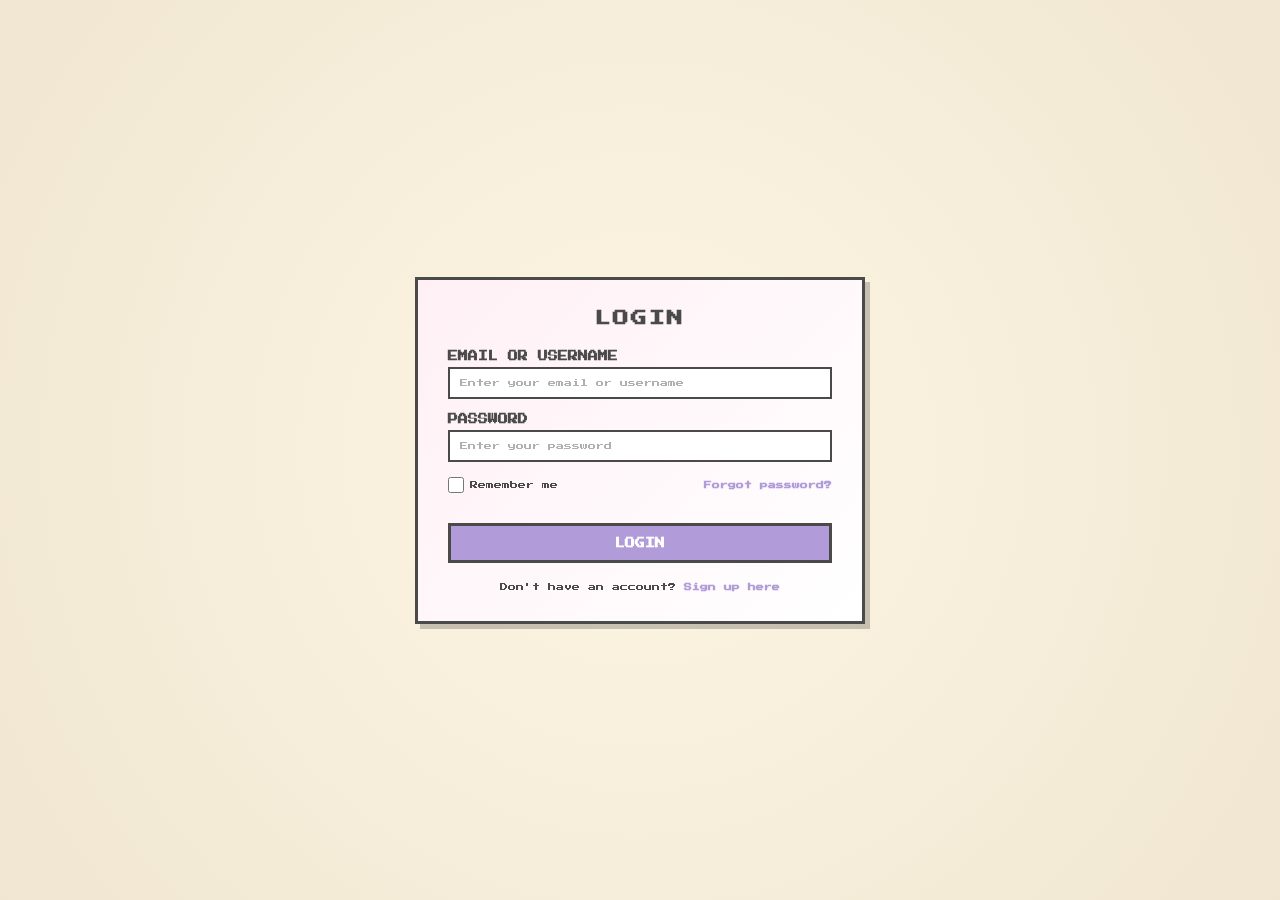
<file: Pr02/home/index.html>
<!doctype html>
<html lang="en">
    <head>
        <meta charset="UTF-8" />
        <meta name="viewport" content="width=device-width, initial-scale=1.0" />
        <title>GameBox — by Nintetra</title>
        <link rel="stylesheet" href="styles/main.css" />
        <script type="module" src="./checkAuth.js"></script>
        <link href="https://fonts.googleapis.com/css2?family=Press+Start+2P&display=swap" rel="stylesheet" />
        <link
            rel="preload"
            href="https://ia904504.us.archive.org/18/items/Bandcamp-804842275/804842275.mp3"
            as="audio"
        />
        <script>
            const bgAudio = new Audio('https://ia904504.us.archive.org/18/items/Bandcamp-804842275/804842275.mp3');
            const projectorAudio = new Audio('./assets/projector.mp3');
            const musicIcon = 'https://static.thenounproject.com/png/music-icon-7119672-512.png';
            const noMusicIcon = 'https://static.thenounproject.com/png/no-music-icon-7119674-512.png';

            bgAudio.loop = true;
            bgAudio.volume = 0.4;

            function logout() {
                localStorage.removeItem('currentUser');
                location.href = '/login.html';
            }

            function updateAudioIcon() {
                const audioToggle = document.getElementById('audio-toggle');
                if (bgAudio.paused) {
                    audioToggle.src = noMusicIcon;
                } else {
                    audioToggle.src = musicIcon;
                }
            }

            function playSiteMusic() {
                bgAudio
                    .play()
                    .then(() => updateAudioIcon())
                    .catch((e) => console.log('Audio failed:', e));
                document.getElementById('start-popup').style.display = 'none';
            }

            function toggleAudio() {
                if (bgAudio.paused) {
                    bgAudio
                        .play()
                        .then(() => updateAudioIcon())
                        .catch((e) => console.log('Audio failed:', e));
                } else {
                    bgAudio.pause();
                    updateAudioIcon();
                }
            }
        </script>

        <script type="module">
            import { launchGame } from './gameLauncher.js';

            document.addEventListener('DOMContentLoaded', () => {
                const welcomeEl = document.getElementById('welcome-message');

                const currentUser = localStorage.getItem('currentUser');
                if (currentUser && welcomeEl) {
                    welcomeEl.textContent = `✨ Welcome, ${currentUser}! ✨`;
                }

                const projectorScreen = document.getElementById('projector-screen');
                const closeProjectorBtn = document.getElementById('close-projector');
                const playButtons = document.querySelectorAll('.play-btn');

                let activeGameCleanup = null;

                function launchGameFromBtn(btn) {
                    const gameId = btn.getAttribute('data-game-id');
                    if (!gameId) return;
                    const gameLaunch = launchGame(gameId);

                    projectorAudio.currentTime = 0;
                    projectorAudio.play().catch((e) => console.error('Audio play failed', e));

                    projectorScreen.classList.add('active');

                    // start the game after 5 seconds
                    setTimeout(() => {
                        if (activeGameCleanup) activeGameCleanup();
                        activeGameCleanup = gameLaunch();
                    }, 5000);
                }

                playButtons.forEach((btn) => (btn.onclick = () => launchGameFromBtn(btn)));

                if (closeProjectorBtn && projectorScreen) {
                    closeProjectorBtn.onclick = () => {
                        projectorAudio.currentTime = 0;
                        projectorAudio.play().catch((e) => console.error('Audio play failed', e));
                        projectorScreen.classList.remove('active');
                        if (activeGameCleanup) {
                            activeGameCleanup();
                            activeGameCleanup = null;
                        }
                    };
                }
            });
        </script>
    </head>

    <body>
        <div id="start-popup" class="start-popup">
            <div class="popup-content">
                <h2 id="welcome-message">✨ Welcome! ✨</h2>
                <div class="scrolling-text">
                    Cozy Games for Rainy Days <br />
                    Hand-picked Indie Gems <br />
                    100% Free & Safe
                </div>
                <button id="start-btn" onclick="playSiteMusic()">Start Exploring</button>
            </div>
        </div>
        <header class="site-header">
            <div class="header-inner">
                <h1 class="logo glitch" data-text="GameBox">GameBox</h1>
                <div class="byline">by Nintetra</div>
                <div class="slogan">Hand-crafted Games for Good Vibes</div>
            </div>
            <img
                id="audio-toggle"
                src="https://static.thenounproject.com/png/no-music-icon-7119674-512.png"
                onclick="toggleAudio()"
                alt="Toggle Audio"
                class="pixel-button"
            />
            <img
                id="logout-btn"
                onclick="logout()"
                src="https://static.thenounproject.com/png/door-icon-7460675-512.png"
                alt="Logout"
                class="pixel-button"
            />
        </header>

        <main class="main">
            <div class="pop-up-container">
                <div class="sticker sticker-hot">Cozy!</div>
                <div class="sticker sticker-free">Free</div>
                <div class="sticker sticker-virus">Safe & Clean</div>
            </div>

            <section class="catalog">
                <article class="tile">
                    <img src="game_art/worm.jpg" alt="Worm Game Art" class="art" />
                    <h3 class="title">Worm</h3>
                    <div class="play-btn" data-game-id="worm">Play</div>
                </article>
                <article class="tile">
                    <img src="game_art/sketch_hopper.jpg" alt="Sketch Hopper Game Art" class="art" />
                    <h3 class="title">Sketch Hopper</h3>
                    <div class="play-btn" data-game-id="doodle">Play</div>
                </article>

                <article class="tile">
                    <img src="game_art/meh_marlo_cousins.jpg" alt="Meh Marlo Cousins Game Art" class="art" />
                    <h3 class="title">Meh Marlo Cousins</h3>
                    <div class="play-btn" data-game-id="marlo">Play</div>
                </article>
                <article class="tile">
                    <img src="game_art/adventures_of_lunk.jpg" alt="Adventures of Lunk Game Art" class="art" />
                    <h3 class="title">Adventures of Lunk</h3>
                    <div class="play-btn" data-game-id="lunk">Play</div>
                </article>
                <article class="tile">
                    <img src="game_art/really_punchy_fellows.jpg" alt="Really Punchy Fellows Game Art" class="art" />
                    <div class="sticker sticker-wow">Wow!</div>
                    <h3 class="title">Really Punchy Fellows</h3>
                    <div class="play-btn" data-game-id="punchy">Play</div>
                </article>
                <article class="tile">
                    <img src="game_art/jabbimon.jpg" alt="Jabbímon Game Art" class="art" />
                    <h3 class="title">Jabbímon</h3>
                    <div class="play-btn" data-game-id="jabbimon">Play</div>
                </article>
                <article class="tile">
                    <img src="game_art/plumbers_ghost_house.jpg" alt="Plumber's Ghost House Game Art" class="art" />
                    <h3 class="title">Plumber's Ghost House</h3>
                    <div class="play-btn" data-game-id="plumber">Play</div>
                </article>
                <article class="tile">
                    <img src="game_art/dong.jpg" alt="Dong Game Art" class="art" />
                    <h3 class="title">Dong</h3>
                    <div class="play-btn" data-game-id="dong">Play</div>
                </article>
                <article class="tile">
                    <img src="game_art/monkey_smash.jpg" alt="Monkey Smash Game Art" class="art" />
                    <h3 class="title">Monkey Smash</h3>
                    <div class="play-btn" data-game-id="monkey">Play</div>
                </article>
                <article class="tile">
                    <div class="sticker sticker-new">New!</div>
                    <img src="game_art/speedy_the_dog.jpg" alt="Speedy the Dog Game Art" class="art" />
                    <h3 class="title">Speedy the Dog</h3>
                    <div class="play-btn" data-game-id="speedy">Play</div>
                </article>
                <article class="tile">
                    <img src="game_art/quick_minute.jpg" alt="Quick Minute Game Art" class="art" />
                    <h3 class="title">Quick Minute</h3>
                    <div class="play-btn" data-game-id="quickminute">Play</div>
                </article>
                <article class="tile">
                    <img src="game_art/salmon_sways.jpg" alt="Salmon Sways Game Art" class="art" />
                    <h3 class="title">Salmon Sways</h3>
                    <div class="play-btn" data-game-id="salmon">Play</div>
                </article>
                <article class="tile">
                    <img src="game_art/peepers_creepers.jpg" alt="Peepers Creepers Game Art" class="art" />
                    <h3 class="title">Peepers Creepers</h3>
                    <div class="play-btn" data-game-id="peepers">Play</div>
                </article>
                <article class="tile">
                    <img src="game_art/rail_rush.jpg" alt="Rail Rush Game Art" class="art" />
                    <h3 class="title">Rail Rush</h3>
                    <div class="play-btn" data-game-id="rail">Play</div>
                </article>
                <article class="tile">
                    <img src="game_art/vegetable_samurai.jpg" alt="Vegetable Samurai Game Art" class="art" />
                    <h3 class="title">Vegetable Samurai</h3>
                    <div class="play-btn" data-game-id="vegetable">Play</div>
                </article>
                <article class="tile">
                    <img src="game_art/block_smasher.jpg" alt="Block Smasher Game Art" class="art" />
                    <h3 class="title">Block Smasher</h3>
                    <div class="play-btn" data-game-id="block">Play</div>
                </article>
            </section>
        </main>

        <div id="spacer"></div>
        <footer class="site-footer">
            <div class="foot-inner">
                <p class="copyright">© 2024 GameBox. Made with love.</p>
                <p class="disclaimer">A collection of original concepts.</p>
                <p class="warning">Note: Best experienced with a warm cup of tea.</p>
                <p>Background Audio: HOME by Toby Fox</p>
            </div>
        </footer>

        <div id="projector-screen" class="projector-screen">
            <div id="projector-screen-content" class="screen-content">
                <h2 id="projector-title"></h2>
                <p id="projector-subtitle"></p>
            </div>
            <button id="close-projector" class="pixel-button" style="position: absolute; top: 20px; right: 20px">
                X
            </button>
        </div>
    </body>
</html>
</file>
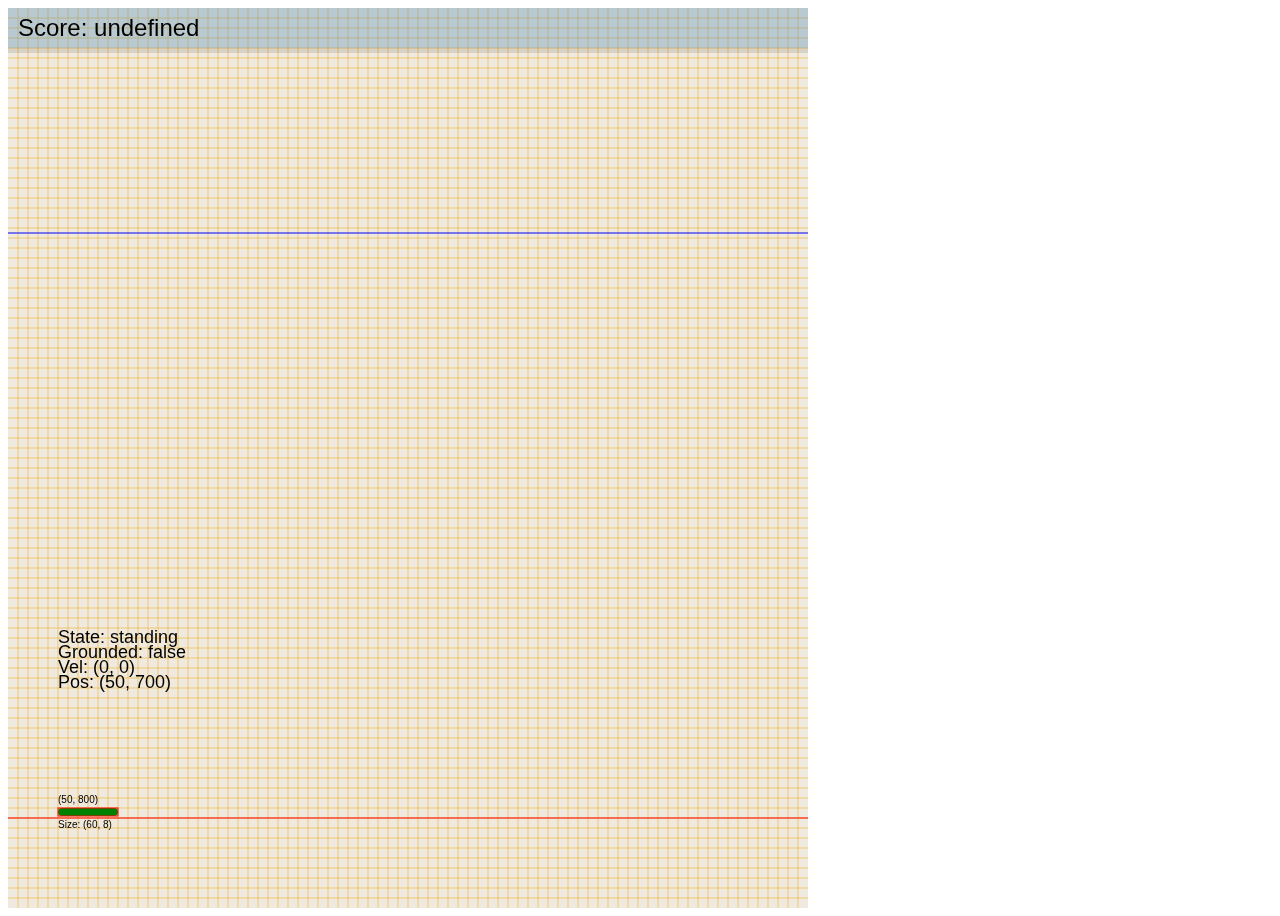
<file: Pr02/games/demo/index.html>
<html>

<head>
    <meta charset="UTF-8">
    <meta name="viewport" content="width=device-width, initial-scale=1.0">
    <title>Demo Game</title>
    <script type="module" src="./js/DemoGame.js"></script>

</head>

<body>
    <canvas id="gameCanvas" width="800" height="900"></canvas>
</body>

</html>
</file>
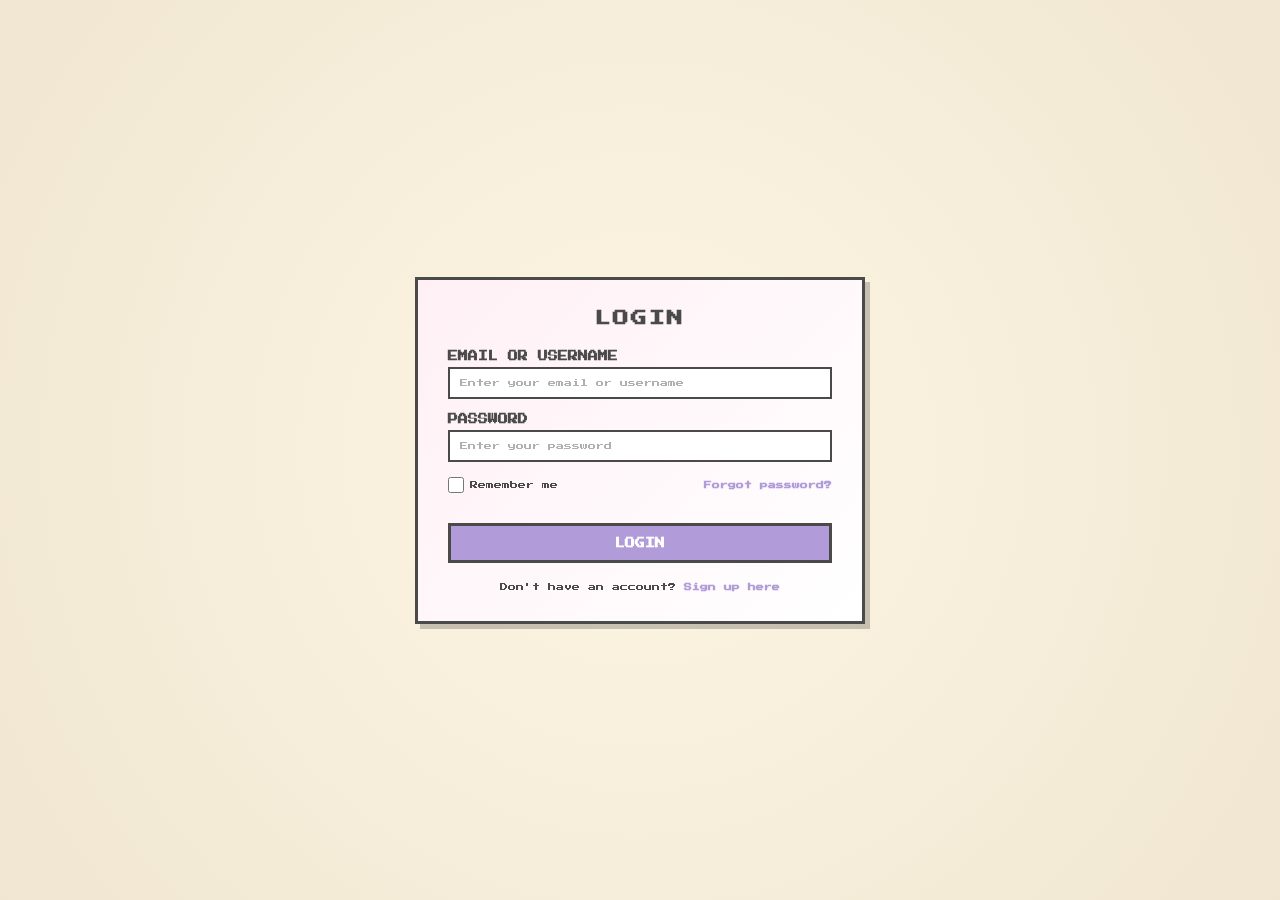
<file: login.html>
<!DOCTYPE html>
<html lang="en">
    <head>
        <meta charset="UTF-8" />
        <meta name="viewport" content="width=device-width, initial-scale=1.0" />
        <title>Login</title>
        <link rel="stylesheet" href="styles/login-style.css" />
        <link href="https://fonts.googleapis.com/css2?family=Press+Start+2P&display=swap" rel="stylesheet" />
    </head>
    <body>
        <div class="login-container">
            <div class="login-box">
                <h1 class="pixel-title">LOGIN</h1>
                <form>
                    <div class="form-group">
                        <label for="email">Email or Username</label>
                        <input
                            type="text"
                            id="email"
                            name="email"
                            placeholder="Enter your email or username"
                            required
                        />
                    </div>

                    <div class="form-group">
                        <label for="password">Password</label>
                        <input
                            type="password"
                            id="password"
                            name="password"
                            placeholder="Enter your password"
                            required
                        />
                    </div>

                    <div class="form-options">
                        <label class="checkbox">
                            <input type="checkbox" name="remember" />
                            Remember me
                        </label>
                        <a href="#" class="forgot-password">Forgot password?</a>
                    </div>

                    <button type="submit" class="login-btn">Login</button>
                </form>

                <div class="signup-link">Don't have an account? <a href="signup.html">Sign up here</a></div>
            </div>
        </div>
    </body>
</html>
</file>
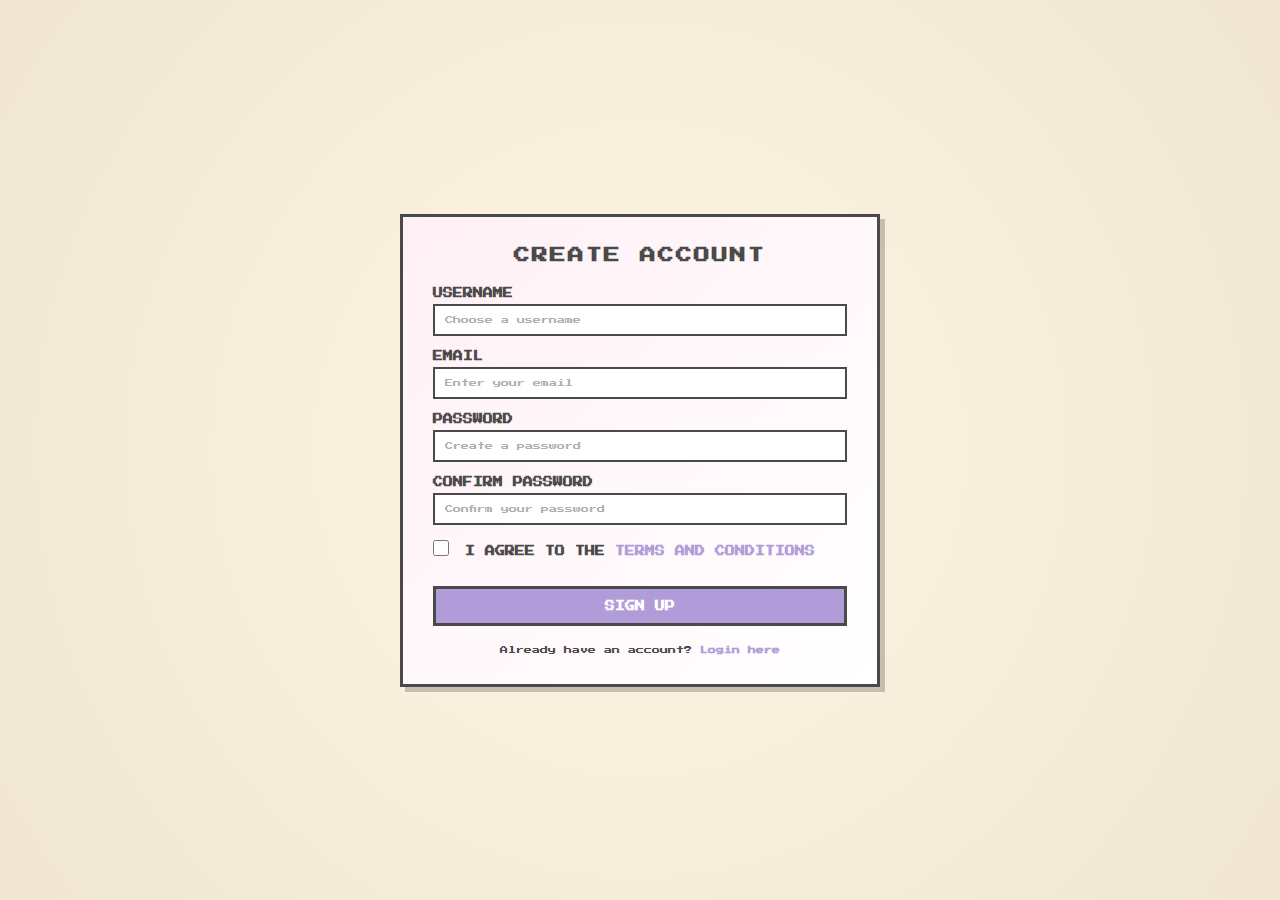
<file: signup.html>
<!DOCTYPE html>
<html lang="en">
    <head>
        <meta charset="UTF-8" />
        <meta name="viewport" content="width=device-width, initial-scale=1.0" />
        <title>Sign Up</title>
        <link rel="stylesheet" href="styles/signup-style.css" />
        <link href="https://fonts.googleapis.com/css2?family=Press+Start+2P&display=swap" rel="stylesheet" />
    </head>
    <body>
        <div class="signup-container">
            <div class="signup-box">
                <h1 class="pixel-title">CREATE ACCOUNT</h1>
                <form>
                    <div class="form-group">
                        <label for="username">Username</label>
                        <input type="text" id="username" name="username" placeholder="Choose a username" required />
                    </div>

                    <div class="form-group">
                        <label for="email">Email</label>
                        <input type="email" id="email" name="email" placeholder="Enter your email" required />
                    </div>

                    <div class="form-group">
                        <label for="password">Password</label>
                        <input type="password" id="password" name="password" placeholder="Create a password" required />
                    </div>

                    <div class="form-group">
                        <label for="confirm-password">Confirm Password</label>
                        <input
                            type="password"
                            id="confirm-password"
                            name="confirm-password"
                            placeholder="Confirm your password"
                            required
                        />
                    </div>

                    <div class="form-group terms">
                        <label class="checkbox">
                            <input type="checkbox" name="terms" required />
                            I agree to the <a href="#" class="terms-link">Terms and Conditions</a>
                        </label>
                    </div>

                    <button type="submit" class="signup-btn">Sign Up</button>
                </form>

                <div class="login-link">Already have an account? <a href="login.html">Login here</a></div>
            </div>
        </div>
    </body>
</html>
</file>
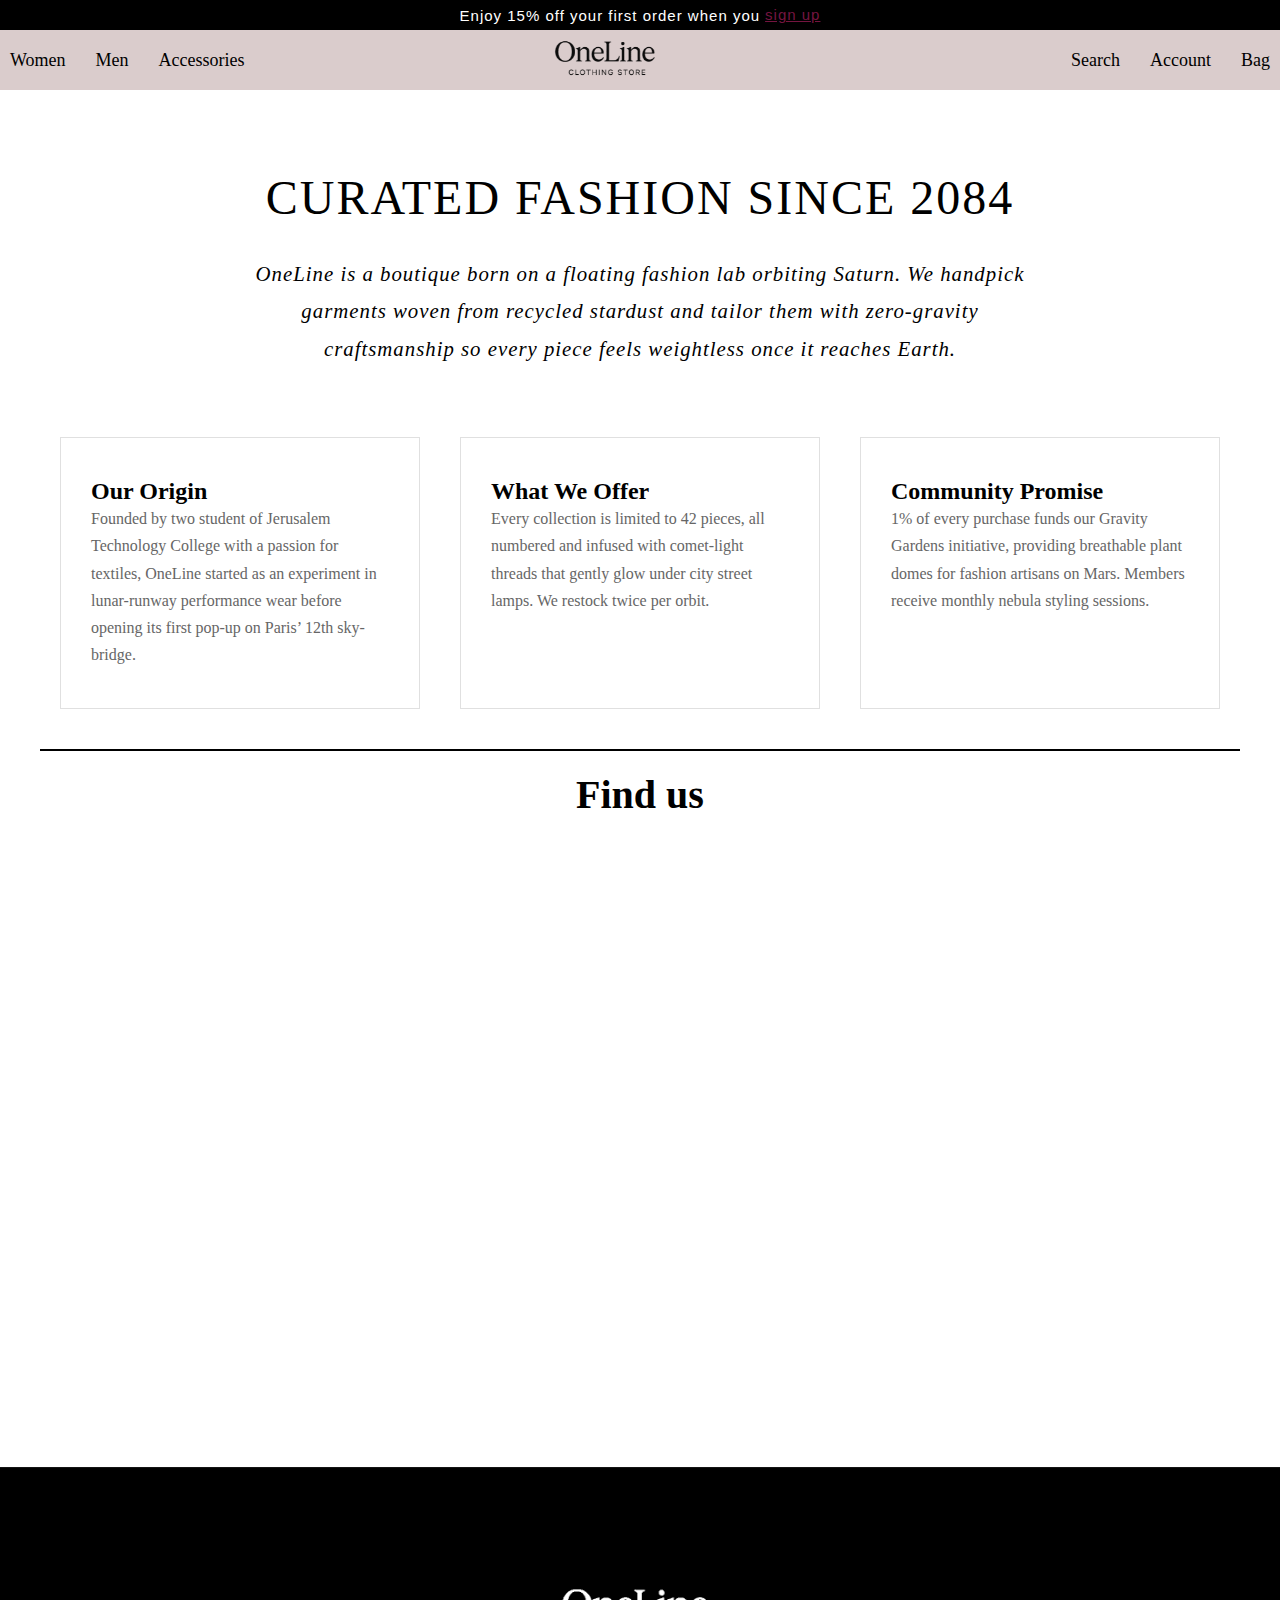
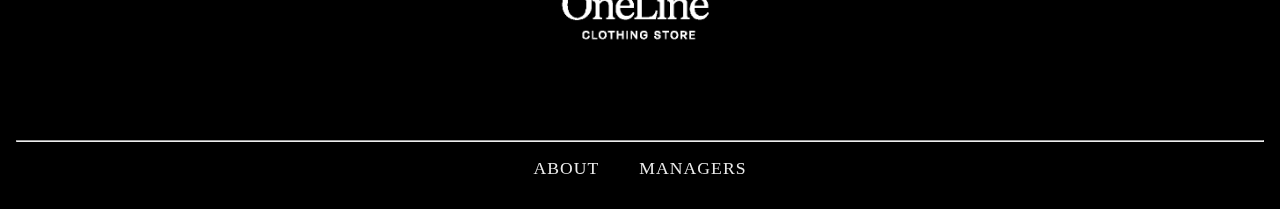
<file: Pr01/about.html>
<!DOCTYPE html>
<html lang="en">
  <head>
    <meta charset="UTF-8" />
    <meta name="viewport" content="width=device-width, initial-scale=1.0" />
    <title>About OneLine</title>
    <link rel="stylesheet" href="style.css" />
  </head>
  <body>
    <header>
      <h6 class="store-sales">
        Enjoy 15% off your first order when you
        <a href="signup.html">sign up</a>
      </h6>
    </header>

    <main>
      <header class="main-header">
        <nav class="main-nav">
          <ul>
            <li><a href="women.html">Women</a></li>
            <li><a href="men.html">Men</a></li>
            <li><a href="#">Accessories</a></li>
          </ul>
        </nav>
        <div class="logo-container">
          <a href="index.html"
            ><img
              src="media/store-logo-removebg-preview.png"
              alt="OneLine Store"
              class="logo"
          /></a>
        </div>
        <nav class="secondary-nav">
          <ul>
            <li><a href="#">Search</a></li>
            <li><a href="#">Account</a></li>
            <li><a href="#">Bag</a></li>
          </ul>
        </nav>
      </header>

      <section class="about-intro">
        <h1>Curated Fashion Since 2084</h1>
        <p>
          OneLine is a boutique born on a floating fashion lab orbiting Saturn.
          We handpick garments woven from recycled stardust and tailor them with
          zero-gravity craftsmanship so every piece feels weightless once it
          reaches Earth.
        </p>
      </section>

      <section class="about-grid" id="vision">
        <article class="about-card">
          <h2>Our Origin</h2>
          <p>
            Founded by two student of Jerusalem Technology College with a
            passion for textiles, OneLine started as an experiment in
            lunar-runway performance wear before opening its first pop-up on
            Paris’ 12th sky-bridge.
          </p>
        </article>
        <article class="about-card">
          <h2>What We Offer</h2>
          <p>
            Every collection is limited to 42 pieces, all numbered and infused
            with comet-light threads that gently glow under city street lamps.
            We restock twice per orbit.
          </p>
        </article>
        <article class="about-card">
          <h2>Community Promise</h2>
          <p>
            1% of every purchase funds our Gravity Gardens initiative, providing
            breathable plant domes for fashion artisans on Mars. Members receive
            monthly nebula styling sessions.
          </p>
        </article>
      </section>
      <div class="center-grid">
        <p>Find us</p>
        <div class="map-embed">
          <iframe
            src="https://www.google.com/maps?q=Kikar%20HaMedina%20Tel%20Aviv&output=embed"
            loading="lazy"
            referrerpolicy="no-referrer-when-downgrade"
            title="Map to OneLine Store">
          </iframe>
        </div>
</div>

    </main>

    <footer id="main-footer">
      <div class="footer-logo-container">
          <img src="media/OneLine_logo_blanc_transparent.png" alt="OneLine Logo">
      </div>
      <hr>
      <div class="footer-information">
          <a href="about.html">about</a>
          <a href="managers.html">managers</a>
      </div>
  </footer>
  </body>
</html>
</file>
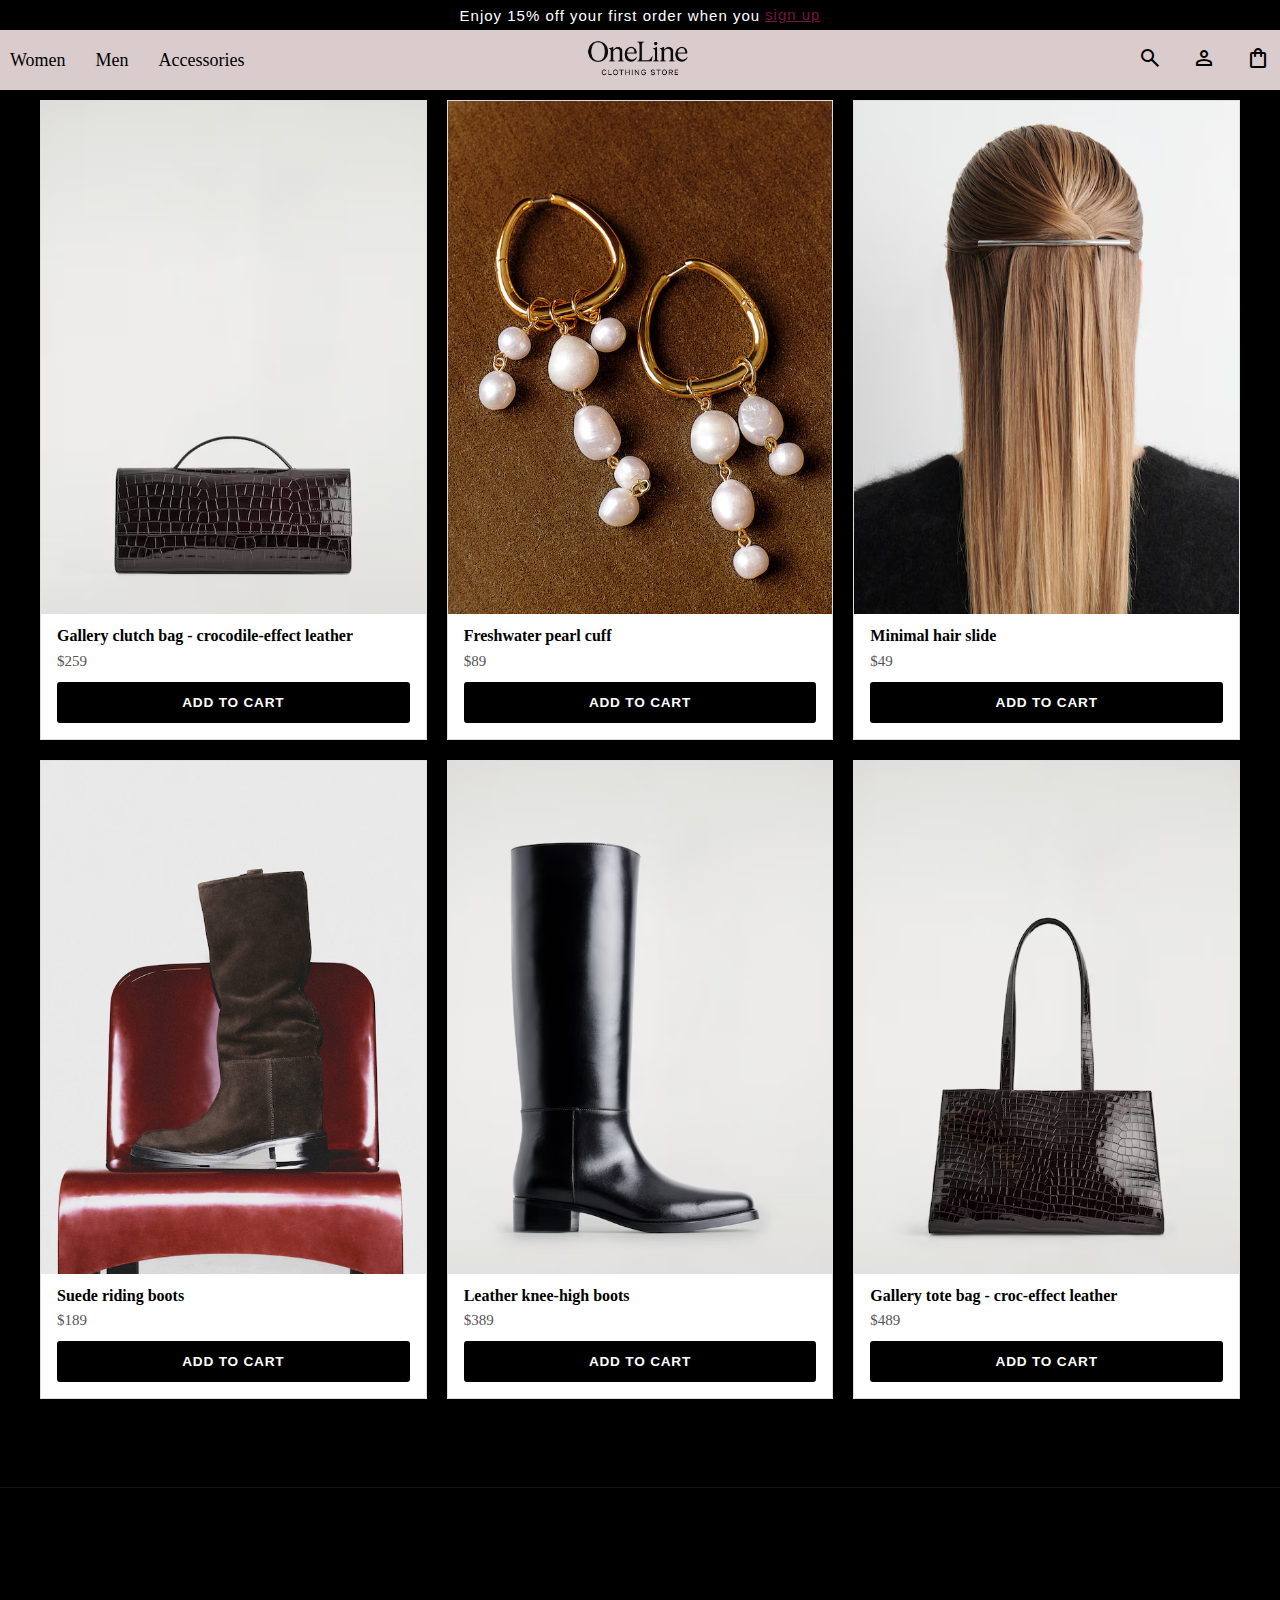
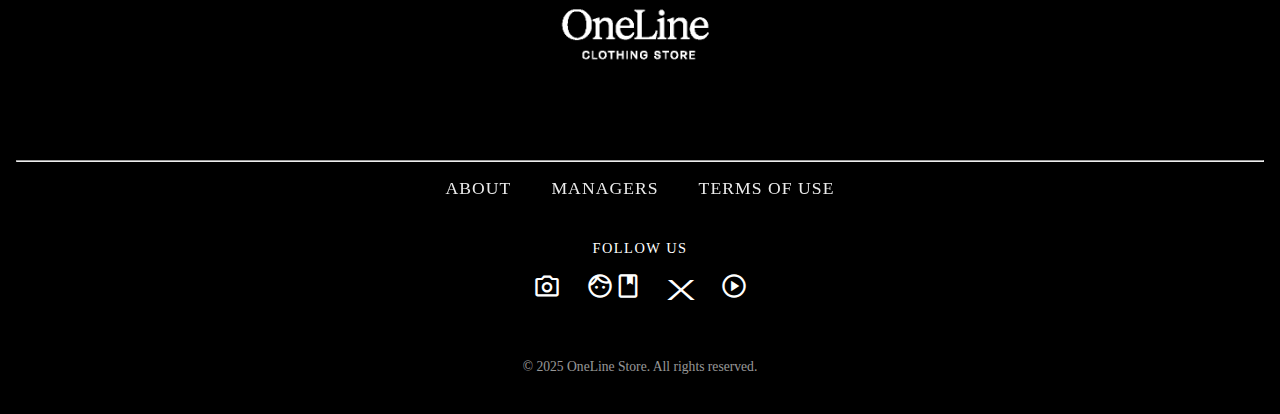
<file: Pr01/accessories.html>
<!DOCTYPE html>
<html lang="en">
<head>
    <meta charset="UTF-8">
    <meta name="viewport" content="width=device-width, initial-scale=1.0">
    <title>Accessories Page</title>
    <link rel="stylesheet" href="style.css">
    <link rel="stylesheet" href="https://fonts.googleapis.com/css2?family=Material+Symbols+Outlined" />

</head>
<body class="women-page">
    <header>
        <h6 class="store-sales">Enjoy 15% off your first order when you <a href="signup.html">sign up</a></h6>
    </header>

    <main>
        <header class="main-header">
          <input type="checkbox" id="menu-toggle" class="menu-toggle">
          
          <label for="menu-toggle" class="hamburger">
              <span></span>
              <span></span>
              <span></span>
          </label>

          <nav class="main-nav">
              <ul>
                  <li><a href="women.html">Women</a></li>
                  <li><a href="men.html">Men</a></li>
                  <li><a href="accessories.html">Accessories</a></li>
              </ul>
          </nav> 
          
          <div class="logo-container">
              <a href="index.html"><img src="media/store-logo-removebg-preview.png" alt="OneLine Store" class="logo"></a>
          </div>
          
          <nav class="secondary-nav">
              <ul>
                  <li><a href="#" aria-label="Search" class="icon-btn"><span class="material-symbols-outlined">search</span></a></li>
                  <li><a href="login.html" aria-label="Account" class="icon-btn"><span class="material-symbols-outlined">person</span></a></li>
                  <li><a href="#" aria-label="Bag" class="icon-btn"><span class="material-symbols-outlined">shopping_bag</span></a></li>
              </ul>
          </nav>
      </header>
    <div class="parent">
        <div class="div1">
          <img class="product-image" src="../Pr01/media/accessories-1.avif" alt="Gallery clutch bag - crocodile-effect leather">
          <h3 class="product-title">Gallery clutch bag - crocodile-effect leather</h3>
          <p class="product-price">$259</p>
          <button class="add-to-cart-btn">Add to Cart</button>
        </div>
      
        <div class="div2">
          <img class="product-image" src="../Pr01/media/pic2-women.avif" alt="Freshwater pearl cuff">
          <h3 class="product-title">Freshwater pearl cuff</h3>
          <p class="product-price">$89</p>
          <button class="add-to-cart-btn">Add to Cart</button>
        </div>
      
        <div class="div3">
          <img class="product-image" src="../Pr01/media/pic3-women.avif" alt="Minimal hair slide">
          <h3 class="product-title">Minimal hair slide</h3>
          <p class="product-price">$49</p>
          <button class="add-to-cart-btn">Add to Cart</button>
        </div>
      
        <div class="div4">
          <img class="product-image" src="../Pr01/media/accessories-4.avif" alt="Suede riding boots">
          <h3 class="product-title">Suede riding boots</h3>
          <p class="product-price">$189</p>
          <button class="add-to-cart-btn">Add to Cart</button>
        </div>
        <div class="div5"><img class="product-image" src="../Pr01/media/pic5-women.avif" alt="Leather knee-high boots">
      
            <h3 class="product-title">Leather knee-high boots</h3>
            <p class="product-price">$389</p>
            <button class="add-to-cart-btn">Add to Cart</button>
          </div>
        <div class="div6"><img class="product-image" src="../Pr01/media/pic6-women.avif" alt="Gallery tote bag - croc-effect leather">
            <h3 class="product-title">Gallery tote bag - croc-effect leather</h3>
            <p class="product-price">$489</p>
            <button class="add-to-cart-btn">Add to Cart</button>
          </div>
      </div>
      <footer id="main-footer">
        <div class="footer-logo-container">
          <img src="media/OneLine_logo_blanc_transparent.png" alt="OneLine Logo">
        </div>
        <hr>
                  <div class="footer-information">
          <a href="about.html">About</a>
          <a href="managers.html">Managers</a>
          <a href="terms.html">Terms of Use</a>
        </div>
      
        <div class="social-links">
          <p class="social-title">Follow Us</p>
          <div class="social-icons">
            <a href="https://instagram.com" target="_blank" rel="noopener noreferrer" aria-label="Follow us on Instagram">
              <span class="material-symbols-outlined">photo_camera</span>
            </a>
            <a href="https://facebook.com" target="_blank" rel="noopener noreferrer" aria-label="Follow us on Facebook">
              <span class="material-symbols-outlined">facebook</span>
            </a>
            <a href="https://twitter.com" target="_blank" rel="noopener noreferrer" aria-label="Follow us on Twitter">
              <span class="material-symbols-outlined">X</span>
            </a>
            <a href="https://youtube.com" target="_blank" rel="noopener noreferrer" aria-label="Subscribe on YouTube">
              <span class="material-symbols-outlined">play_circle</span>
            </a>
          </div>
        </div>
      
        <p class="copyright">© 2025 OneLine Store. All rights reserved.</p>
      </footer>
</body>
</html>
</file>
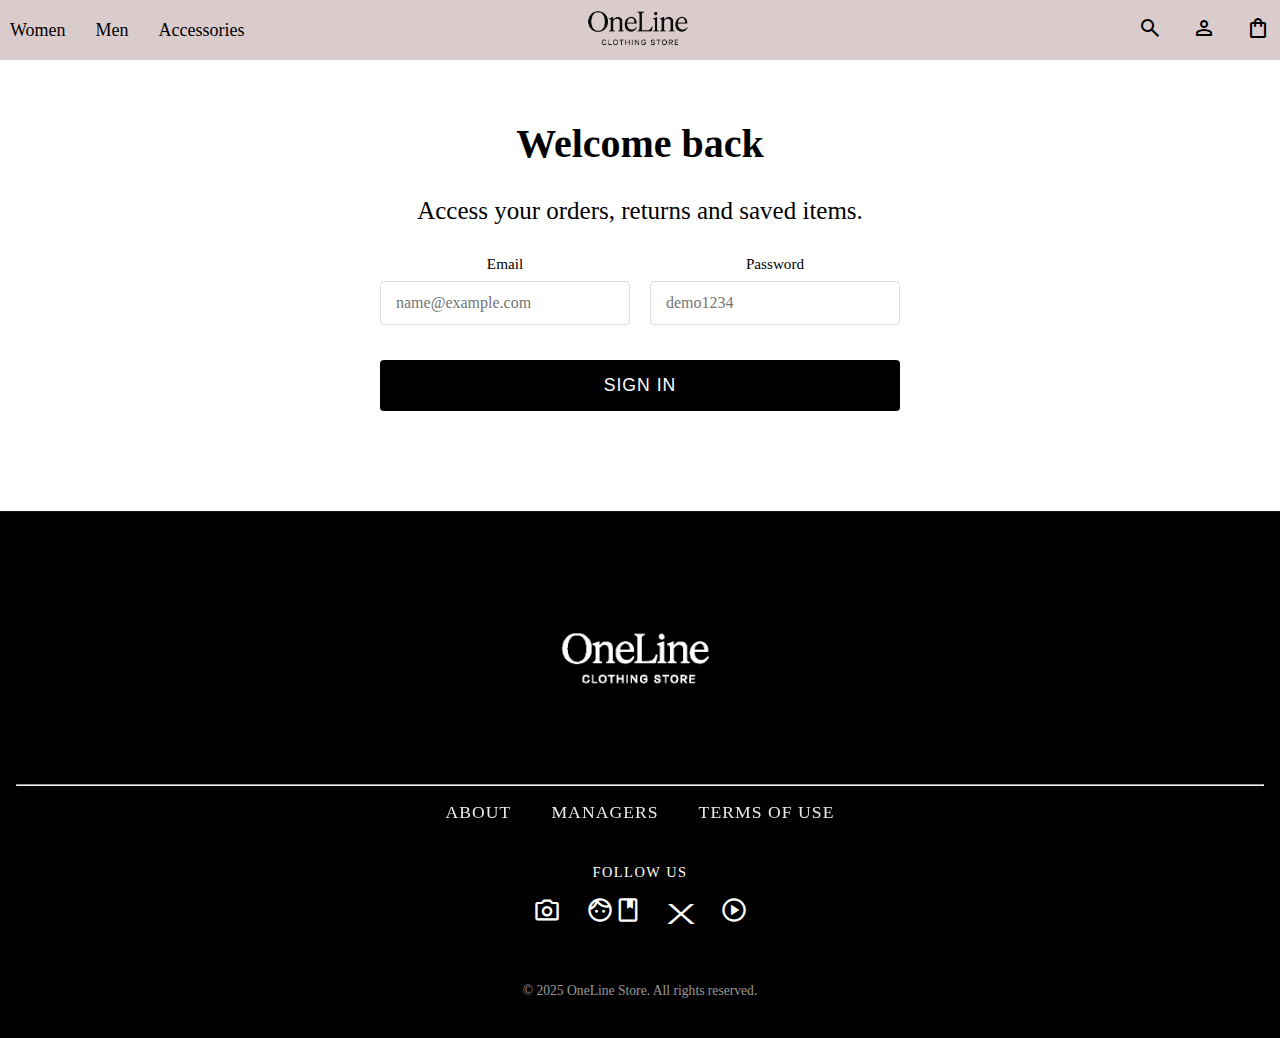
<file: Pr01/login.html>
<!DOCTYPE html>
<html lang="en">
<head>
    <meta charset="UTF-8">
    <meta name="viewport" content="width=device-width, initial-scale=1.0">
    <link rel="stylesheet" href="style.css">
    <link rel="stylesheet" href="https://fonts.googleapis.com/css2?family=Material+Symbols+Outlined" />
    <title>Login</title>
</head>
<body>
    <main>
        <header class="main-header">
            <input type="checkbox" id="menu-toggle" class="menu-toggle">
            
            <label for="menu-toggle" class="hamburger">
                <span></span>
                <span></span>
                <span></span>
            </label>

            <nav class="main-nav">
                <ul>
                    <li><a href="women.html">Women</a></li>
                    <li><a href="men.html">Men</a></li>
                    <li><a href="accessories.html">Accessories</a></li>
                </ul>
            </nav> 
            
            <div class="logo-container">
                <a href="index.html"><img src="media/store-logo-removebg-preview.png" alt="OneLine Store" class="logo"></a>
            </div>
            
            <nav class="secondary-nav">
                <ul>
                    <li><a href="#" aria-label="Search" class="icon-btn"><span class="material-symbols-outlined">search</span></a></li>
                    <li><a href="login.html" aria-label="Account" class="icon-btn"><span class="material-symbols-outlined">person</span></a></li>
                    <li><a href="#" aria-label="Bag" class="icon-btn"><span class="material-symbols-outlined">shopping_bag</span></a></li>
                </ul>
            </nav>
        </header>

        <label for="menu-toggle" class="menu-overlay"></label>


        <section class="signin-intro">
            <h1>Welcome back</h1>
            <p>Access your orders, returns and saved items.</p>
            <form action="" method="post" class="signup-form">
                <div class="form-row">
                    <div class="form-group">
                        <label for="email">Email</label>
                        <input type="email" id="email" name="email" placeholder="name@example.com" >
                    </div>
                    <div class="form-group">
                        <label for="password">Password</label>
                        <input type="password" id="password" name="password" placeholder="demo1234" required>
                    </div>
                </div>
                <button type="submit" class="submit-btn">Sign In</button>
            </form>
        </section>
    </main>
    
    <footer id="main-footer">
        <div class="footer-logo-container">
          <img src="media/OneLine_logo_blanc_transparent.png" alt="OneLine Logo">
        </div>
        <hr>
                  <div class="footer-information">
          <a href="about.html">About</a>
          <a href="managers.html">Managers</a>
          <a href="terms.html">Terms of Use</a>
        </div>
      
        <div class="social-links">
          <p class="social-title">Follow Us</p>
          <div class="social-icons">
            <a href="https://instagram.com" target="_blank" rel="noopener noreferrer" aria-label="Follow us on Instagram">
              <span class="material-symbols-outlined">photo_camera</span>
            </a>
            <a href="https://facebook.com" target="_blank" rel="noopener noreferrer" aria-label="Follow us on Facebook">
              <span class="material-symbols-outlined">facebook</span>
            </a>
            <a href="https://twitter.com" target="_blank" rel="noopener noreferrer" aria-label="Follow us on Twitter">
              <span class="material-symbols-outlined">X</span>
            </a>
            <a href="https://youtube.com" target="_blank" rel="noopener noreferrer" aria-label="Subscribe on YouTube">
              <span class="material-symbols-outlined">play_circle</span>
            </a>
          </div>
        </div>
      
        <p class="copyright">© 2025 OneLine Store. All rights reserved.</p>
      </footer>
</body>
</html>
</file>
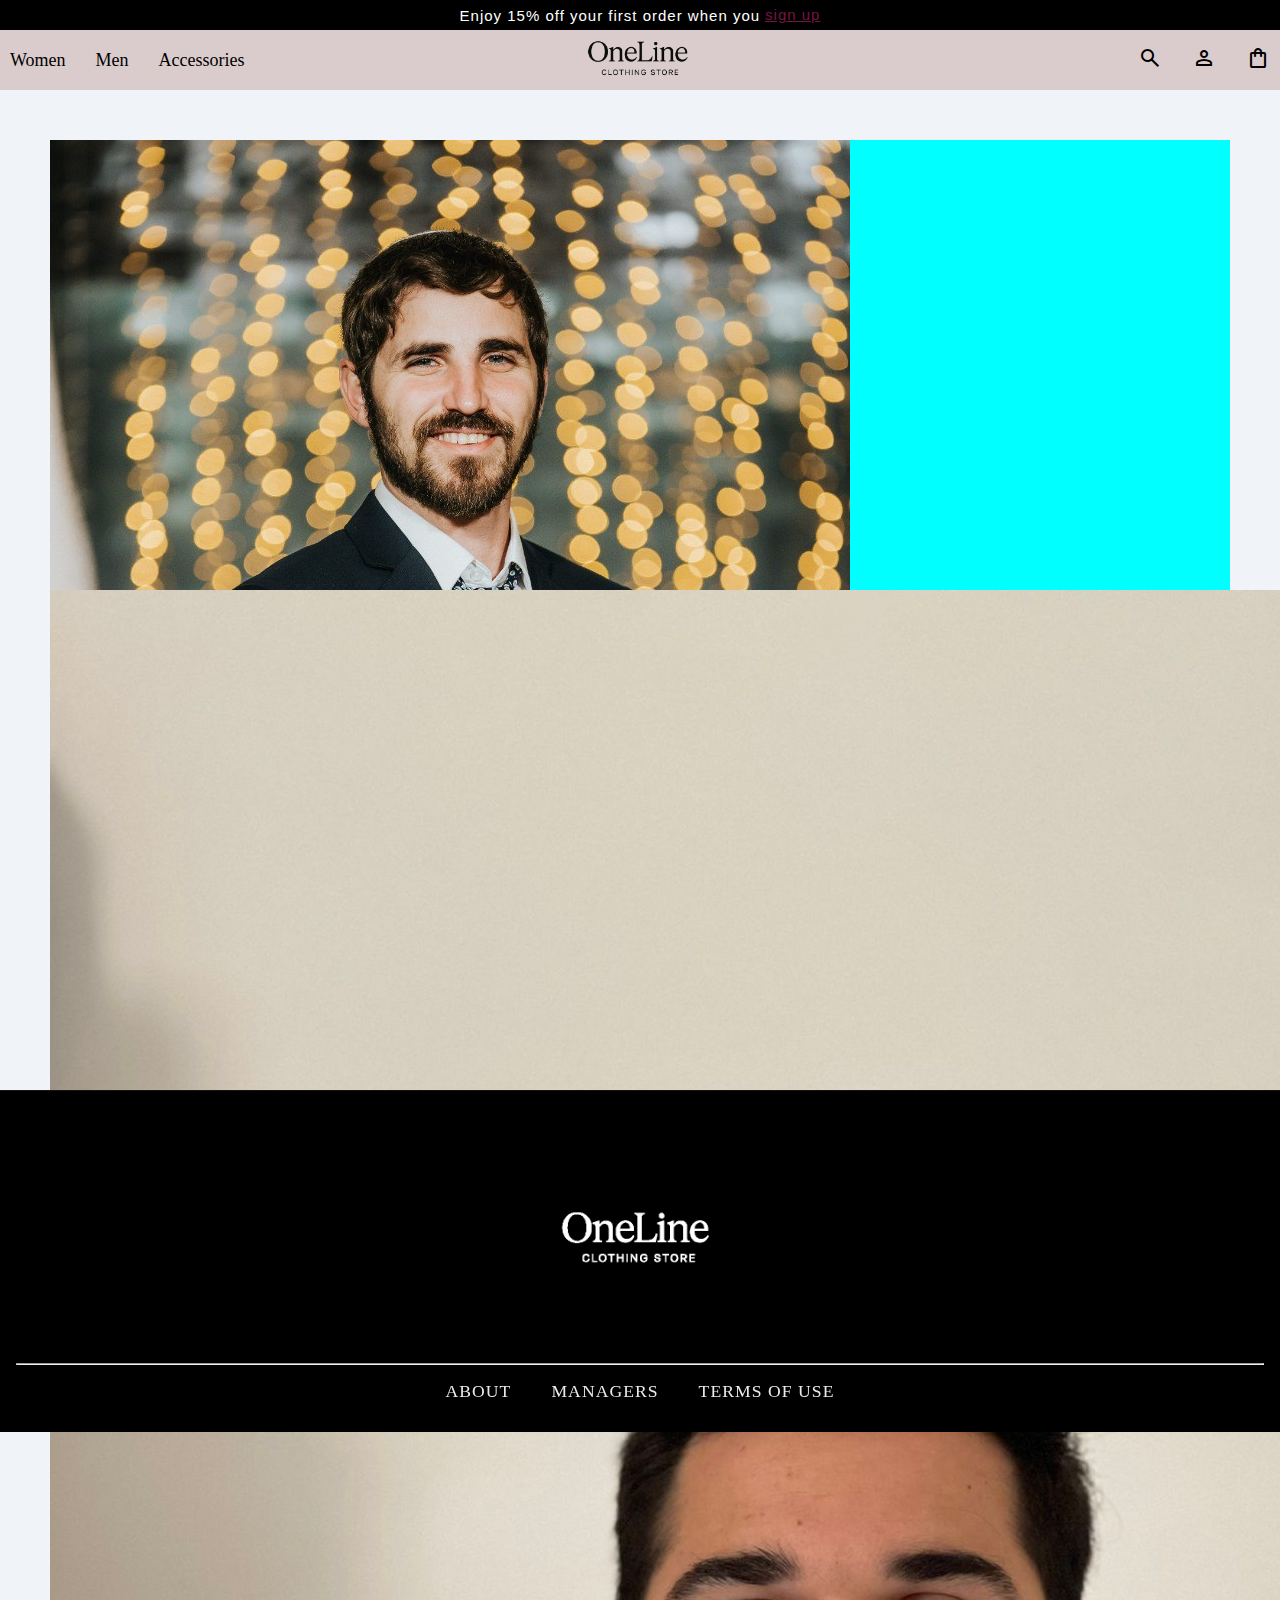
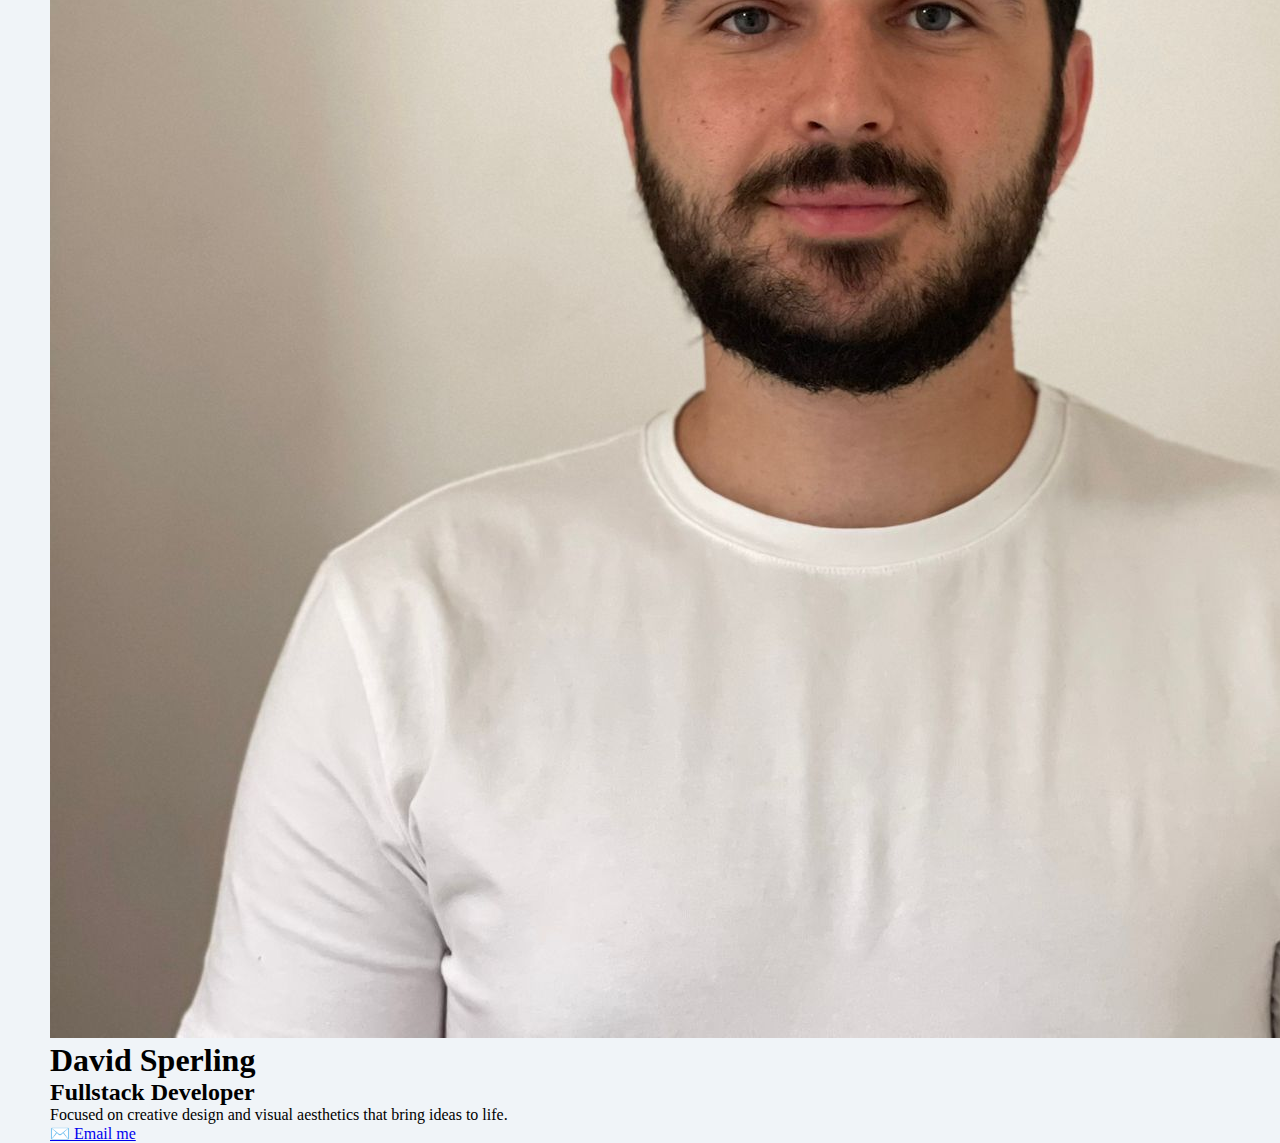
<file: Pr01/managers.html>
<!DOCTYPE html>
<html lang="en">
  <head>
    <meta charset="UTF-8" />
    <meta name="viewport" content="width=device-width, initial-scale=1.0" />
    <link rel="stylesheet" href="style.css" />
    <link rel="stylesheet" href="managers-style.css" />
    <link
      rel="stylesheet"
      href="https://fonts.googleapis.com/css2?family=Material+Symbols+Outlined"
    />
    <title>Managers</title>
  </head>
  <body>
    <header>
      <h6 class="store-sales">
        Enjoy 15% off your first order when you
        <a href="signup.html">sign up</a>
      </h6>
    </header>

    <main>
      <header class="main-header">
        <input type="checkbox" id="menu-toggle" class="menu-toggle">
        
        <label for="menu-toggle" class="hamburger">
            <span></span>
            <span></span>
            <span></span>
        </label>

        <nav class="main-nav">
            <ul>
                <li><a href="women.html">Women</a></li>
                <li><a href="men.html">Men</a></li>
                <li><a href="#">Accessories</a></li>
            </ul>
        </nav> 
        
        <div class="logo-container">
            <a href="index.html"><img src="media/store-logo-removebg-preview.png" alt="OneLine Store" class="logo"></a>
        </div>
        
        <nav class="secondary-nav">
            <ul>
                <li><a href="#" aria-label="Search" class="icon-btn"><span class="material-symbols-outlined">search</span></a></li>
                <li><a href="login.html" aria-label="Account" class="icon-btn"><span class="material-symbols-outlined">person</span></a></li>
                <li><a href="#" aria-label="Bag" class="icon-btn"><span class="material-symbols-outlined">shopping_bag</span></a></li>
            </ul>
        </nav>
    </header>

    <label for="menu-toggle" class="menu-overlay"></label>

      <section class="managers-info">
        <section class="Neriya-card card">
          <div class="img-container">
            <img src="media/1708282204063.jpeg" alt="Neriya-photo" />
          </div>
          <div class="info-container">
            <h1 class="name">Neriya Horenczyk</h1>
            <h2 class="title">Fullstack Developer</h2>
            <p class="description">
              Passionate about crafting responsive designs and seamless user
              experiences.
            </p>
             <a href="mailto:ner13579@gmail.com"
         class="email-link"
         aria-label="Email Neriya at neriya.horenczyk@gmail.com">
         ✉️ Email me
      </a>
          </div>
        </section>
        <section class="David-card card">
          <div class="img-container">
            <img src="media/David's-Photo.jpg" alt="David-photo" />
          </div>
          <div class="info-container">
            <h1 class="name">David Sperling</h1>
            <h2 class="title">Fullstack Developer</h2>
            <p class="description">
              Focused on creative design and visual aesthetics that bring ideas to life.
            </p>
            <a href="mailto:davsperling@gmail.com"
         class="email-link"
         aria-label="Email David at davsperling@gmail.com"> <!-- for screen readers-->
         ✉️ Email me
      </a>
          </div>
        </section>
      </section>
    </main>

    <footer id="main-footer">
      <div class="footer-logo-container">
        <img
          src="media/OneLine_logo_blanc_transparent.png"
          alt="OneLine Logo"
        />
      </div>
      <hr />

      <div class="footer-information">
        <a href="about.html">About</a>
        <a href="managers.html">Managers</a>
        <a href="terms.html">Terms of Use</a>
      </div>
    </footer>
  </body>
</html>
</file>
<file: Pr02/home/styles/main.css>
@import './variables.css';
@import './projector.css';

* {
    box-sizing: border-box;
}
html,
body {
    height: 100%;
    overflow-x: clip;
}
body {
    min-height: 100vh;
    background: radial-gradient(circle at 50% 50%, #fdf6e3, #f0e6d2);
    color: #4a4a4a;
    font-family: var(--pixel-font);
    padding: 18px;
    -webkit-font-smoothing: antialiased;
    image-rendering: auto;
    display: flex;
    flex-direction: column;
    overflow-x: hidden;
    margin: 0;
}

/* subtle fake compression noise */
/* body::before {
    content: '';
    pointer-events: none;
    position: fixed;
    inset: 0;
    background-image:
        radial-gradient(circle at 20% 30%, rgba(255, 255, 255, var(--noise-opacity)), transparent 2px),
        radial-gradient(circle at 80% 70%, rgba(0, 0, 0, var(--noise-opacity)), transparent 2px);
    mix-blend-mode: overlay;
    z-index: 2;
} */

/* scanline effect */
/* body::before {
    content: '';
    position: fixed;
    inset: 0;
    pointer-events: none;
    background: repeating-linear-gradient(
        to bottom,
        rgba(0, 0, 0, 0.3) 0,
        rgba(0, 0, 0, 0.3) 2px,
        transparent 2px,
        transparent 6px
    );
    z-index: 9999;
    animation: scan-effect 0.15s infinite linear;
}

@keyframes scan-effect {
    0% {
        transform: translateY(0);
    }
    100% {
        transform: translateY(6px);
    }
}

a {
    text-decoration: none;
}
.glitch::before,
.glitch::after {
    content: attr(data-text);
    position: absolute;
    left: 0;
    top: 0;
    color: #f0f;
    clip: rect(0, 9999px, 0, 0);
}

.glitch::before {
    animation: glitchTop 2s infinite linear alternate-reverse;
}

.glitch::after {
    color: #0ff;
    animation: glitchBottom 2.5s infinite linear alternate-reverse;
}

@keyframes glitchTop {
    0%,
    20% {
        clip: rect(0, 9999px, 5px, 0);
        transform: translate(-2px, 0);
    }
    25%,
    45% {
        clip: rect(5px, 9999px, 10px, 0);
        transform: translate(2px, -1px);
    }
    50%,
    70% {
        clip: rect(10px, 9999px, 15px, 0);
        transform: translate(-1px, 1px);
    }
    75%,
    100% {
        clip: rect(15px, 9999px, 20px, 0);
        transform: translate(1px, 0);
    }
}

@keyframes glitchBottom {
    0%,
    20% {
        clip: rect(20px, 9999px, 25px, 0);
        transform: translate(1px, 0);
    }
    25%,
    45% {
        clip: rect(25px, 9999px, 30px, 0);
        transform: translate(-2px, 1px);
    }
    50%,
    70% {
        clip: rect(30px, 9999px, 35px, 0);
        transform: translate(1px, -1px);
    }
    75%,
    100% {
        clip: rect(35px, 9999px, 40px, 0);
        transform: translate(-1px, 0);
    }
} */

.site-header {
    border: 6px double var(--neon);
    padding: 14px;
    background: linear-gradient(90deg, rgba(255, 255, 255, 0.02), rgba(255, 255, 255, 0.01));
    margin-bottom: 16px;
    box-shadow: 8px 8px 0 var(--accent-shadow);
    position: relative;
    display: flex;
    justify-content: space-between;
    align-items: center;
}

.pixel-button {
    width: 32px;
    height: 32px;
    cursor: pointer;
    opacity: 0.6;
    transition: all 0.2s ease;
    filter: drop-shadow(1px 1px 0 rgba(255, 255, 255, 0.5));
}

.pixel-button:hover {
    transform: translateY(-33%) scale(1.1);
    opacity: 1;
    filter: drop-shadow(2px 2px 0 var(--neon));
}

.header-inner {
    display: flex;
    flex-direction: column;
    align-items: flex-start;
    gap: 6px;
    transform: translateX(-2px) rotate(-0.5deg);
    flex-grow: 1;
}

.logo {
    font-size: 20px;
    letter-spacing: 1px;
    color: var(--neon);
    text-shadow: 2px 2px 0 rgba(0, 0, 0, 0.6);
    margin: 0;
    padding: 0;
}
.byline {
    font-size: 9px;
    color: var(--muted);
    margin-left: 2px;
    background: black;
    padding: 1px;
}
.slogan {
    font-size: 10px;
    color: var(--neon-2);
    margin-left: 2px;
    background: black;
    padding: 1px;
}

.main {
    max-width: 1100px;
    width: 100%;
    align-self: center;
    /* margin: 12px auto 40px; */
    position: relative;
    z-index: 1;
    display: flex;
    flex-direction: column;
    align-items: center;
    flex-grow: 1;
}

.catalog {
    width: 100%;
    display: grid;
    grid-template-columns: repeat(auto-fill, minmax(280px, 1fr));
    gap: 5px; /* Tighten gap */
    align-items: start;
    padding-bottom: 50px;
}

.tile {
    background: var(--tile);
    padding: 12px;
    border: var(--tile-border);
    border-radius: 12px;
    display: flex;
    flex-direction: column;
    gap: 10px;
    align-items: center;
    box-shadow: 4px 4px 0 rgba(0, 0, 0, 0.05);
    position: relative;
    transition:
        transform 0.3s ease,
        box-shadow 0.3s ease;
    min-height: 240px;
}

/* Pleasant Chaos */
.tile:nth-child(odd) {
    transform: rotate(1deg);
}
.tile:nth-child(even) {
    transform: rotate(-1deg);
}
.tile:nth-child(3n) {
    border-color: var(--neon-2);
    background: #f0f8ff;
}
.tile:nth-child(4n) {
    border-radius: 16px;
}
.tile:nth-child(5n) {
    background: #fffacd;
    border-color: var(--neon-3);
}

.tile:hover {
    transform: translateY(-5px) rotate(0deg) !important;
    z-index: 10 !important;
    box-shadow: 8px 8px 0 rgba(0, 0, 0, 0.1);
    background: #fff;
}

.art {
    width: 100%;
    height: 180px;
    background: #111;
    border: 4px solid rgba(0, 0, 0, 0.7);
    display: block;
    background-image:
        linear-gradient(45deg, #222 25%, transparent 25%), linear-gradient(-45deg, #222 25%, transparent 25%),
        linear-gradient(45deg, transparent 75%, #333 75%), linear-gradient(-45deg, transparent 75%, #333 75%);
    background-size: 16px 16px;
    background-position:
        0 0,
        8px 8px,
        8px 0,
        0px 8px;
    image-rendering: pixelated;
    box-shadow: inset 0 0 0 3px rgba(139, 60, 255, 0.08);
}

.title {
    font-size: 16px;
    color: #555;
    background: transparent;
    padding: 4px;
    margin: 0;
    text-align: center;
    font-weight: normal;
}

.tile .title {
    font-family: var(--pixel-font);
    letter-spacing: 0;
    text-transform: none;
}

.tile .title {
    letter-spacing: 0.4px;
}

.site-footer {
    margin-top: 28px;
    padding: 12px;
    border-top: 4px dashed rgba(255, 255, 255, 0.04);
    background: black;
    z-index: 101;
}
.foot-inner {
    font-size: 10px;
    color: var(--muted);
    display: flex;
    flex-direction: column;
    gap: 6px;
}

/* small intentional misalignments */
.tile .art {
    margin-left: 2px;
}
.catalog .tile:nth-child(odd) .title {
    margin-left: 3px;
}

/* pretend-glitch hover effect */
.tile:hover {
    filter: hue-rotate(10deg) contrast(1.05);
    transform: translateY(-3px) rotate(0.6deg);
}

/* Accessibility tweaks — still bootleg */
.tile:focus-within {
    outline: 3px solid rgba(0, 255, 204, 0.18);
}

/* Use CSS nesting where useful (supported in modern processors/browsers) */
.catalog {
    & .tile {
        & .art {
            border-radius: 2px;
        }
        & .title {
            font-weight: 700;
        }
    }
}

#spacer {
    flex-grow: 1;
}


.play-btn {
    background: var(--clash-3);
    color: #fff;
    border: 4px outset var(--clash-4);
    font-family: var(--pixel-font);
    padding: 8px 12px;
    width: 100%;
    text-align: center;
    cursor: pointer;
    font-size: 16px;
    text-shadow: 2px 2px 0 #000;
    margin-top: auto;
    text-transform: uppercase;
    font-weight: bold;
}

/* Desync flashing */
.tile:nth-child(2n) .play-btn {
    animation-duration: 0.6s;
    animation-delay: 0.1s;
}
.tile:nth-child(3n) .play-btn {
    animation-duration: 1.1s;
    animation-delay: 0.3s;
}
.tile:nth-child(5n) .play-btn {
    animation-duration: 0.4s;
    animation-delay: 0.7s;
}
.tile:nth-child(7n) .play-btn {
    animation-duration: 1.5s;
    animation-delay: 0.2s;
}
.tile:nth-child(11n) .play-btn {
    animation-duration: 0.9s;
    animation-delay: 0.5s;
}

.play-btn:hover {
    background: var(--clash-1);
    border-style: inset;
    animation: none;
    transform: scale(1.1);
}

.sticker {
    position: absolute;
    font-size: 20px;
    font-weight: 800;
    color: #fff;
    padding: 10px;
    border: 3px solid #000;
    text-transform: uppercase;
    box-shadow: 6px 6px 0 rgba(0, 0, 0, 0.8);
    pointer-events: auto;
    font-family: 'Comic Sans MS', 'Chalkboard SE', sans-serif;
    z-index: 100;
}

.sticker-hot {
    background: var(--clash-3);
    top: 15%;
    left: 8%;
    transform: rotate(-25deg);
    animation: bounce 0.6s infinite alternate;
}

.sticker-free {
    background: var(--clash-2);
    color: #000;
    top: 55%;
    right: 2%;
    transform: rotate(15deg);
    font-size: 28px;
    z-index: 50;
}

.sticker-virus {
    background: var(--clash-1);
    bottom: 10%;
    left: 20%;
    transform: rotate(-5deg);
    font-size: 14px;
    border-radius: 50%;
    padding: 25px 15px;
    text-align: center;
    animation: shake 3s infinite;
}

.sticker-wow {
    top: -15px !important;
    right: -15px !important;
    background: var(--clash-4);
    color: #000;
    font-size: 12px;
    transform: rotate(25deg);
    animation: shake 0.2s infinite;
    padding: 5px;
}

.sticker-new {
    top: -10px !important;
    left: -10px !important;
    background: red;
    color: white;
    font-size: 12px;
    transform: rotate(-45deg);
    border: 2px dashed yellow;
    padding: 5px;
}

.pop-up-container {
    position: fixed;
    top: 0;
    left: 0;
    width: 100%;
    height: 100%;
    pointer-events: none;
    z-index: 50;
}

@keyframes shake {
    0%,
    100% {
        transform: translateY(0);
    }
    50% {
        transform: translateY(-3px);
    }
}

@keyframes bounce {
    0% {
        transform: translateY(0);
    }
    50% {
        transform: translateY(-5px);
    }
    100% {
        transform: translateY(0);
    }
}

/* === PLEASANT WELCOME POPUP === */
.start-popup {
    position: fixed;
    inset: 0;
    background: rgba(255, 255, 255, 0.85);
    z-index: 99999;
    display: flex;
    align-items: center;
    justify-content: center;
    flex-direction: column;
    backdrop-filter: blur(10px);
}

.popup-content {
    background: #fff;
    border: 4px dashed var(--neon);
    border-radius: 20px;
    padding: 40px;
    text-align: center;
    color: #555;
    font-family: var(--pixel-font);
    /* max-width: 500px; */
    box-shadow: 0 10px 30px rgba(0, 0, 0, 0.1);
    animation: bounce 3s infinite ease-in-out;
}

.start-popup h2 {
    font-size: 32px;
    color: var(--neon);
    text-shadow: none;
    margin-bottom: 20px;
    animation: none;
}

.scrolling-text {
    background: #f0f8ff;
    color: #555;
    font-family: var(--pixel-font);
    padding: 15px;
    margin-bottom: 30px;
    border: 2px solid #e0e0e0;
    border-radius: 8px;
    font-size: 12px;
    line-height: 1.6;
}

#start-btn {
    font-size: 18px;
    font-family: var(--pixel-font);
    background: var(--neon-3);
    color: #fff;
    border: none;
    border-radius: 30px;
    padding: 15px 40px;
    cursor: pointer;
    text-transform: uppercase;
    font-weight: normal;
    box-shadow: 0 5px 15px rgba(152, 251, 152, 0.4);
    transition:
        transform 0.2s,
        background 0.2s;
}

#start-btn:hover {
    transform: translateY(-2px);
    background: #88ecc0;
    color: #fff;
}
</file>
<file: styles/login-style.css>
:root {
    --bg: #fdf6e3;
    --panel: #fff;
    --neon: #b19cd9;
    --neon-2: #add8e6;
    --neon-3: #98fb98;
    --muted: #7f8c8d;
    --tile: #fff0f5;
    --accent-shadow: rgba(0, 0, 0, 0.05);
    --noise-opacity: 0.03;
    --tile-border: 2px dashed #b0b0b0;
    --pixel-font: 'Press Start 2P', 'Courier New', monospace;
    --clash-1: #ffb7b2;
    --clash-2: #e2f0cb;
    --clash-3: #ffdac1;
    --clash-4: #ffffb5;
}

* {
    margin: 0;
    padding: 0;
    box-sizing: border-box;
}

body {
    font-family: var(--pixel-font);
    background: radial-gradient(circle at 50% 50%, var(--bg), #f0e6d2);
    min-height: 100vh;
    display: flex;
    justify-content: center;
    align-items: center;
    padding: 20px;
    color: #4a4a4a;
    -webkit-font-smoothing: antialiased;
    overflow-x: hidden;
}

/* subtle fake compression noise */
body::before {
    content: '';
    pointer-events: none;
    position: fixed;
    inset: 0;
    background-image:
        radial-gradient(circle at 20% 30%, rgba(255, 255, 255, var(--noise-opacity)), transparent 2px),
        radial-gradient(circle at 80% 70%, rgba(0, 0, 0, var(--noise-opacity)), transparent 2px);
    mix-blend-mode: overlay;
    z-index: 2;
}

.login-container {
    width: 100%;
    max-width: 450px;
    position: relative;
    z-index: 10;
}

.login-box {
    background: var(--panel);
    padding: 30px;
    border-radius: 0;
    border: 3px solid #4a4a4a;
    box-shadow: 5px 5px 0 rgba(0, 0, 0, 0.2);
    background: linear-gradient(135deg, var(--tile) 0%, var(--panel) 100%);
}

.pixel-title {
    text-align: center;
    color: #4a4a4a;
    margin-bottom: 25px;
    font-size: 16px;
    text-transform: uppercase;
    letter-spacing: 2px;
}

.form-group {
    margin-bottom: 15px;
}

.form-group label {
    display: block;
    margin-bottom: 6px;
    color: #4a4a4a;
    font-weight: 700;
    font-size: 10px;
    text-transform: uppercase;
}

.form-group input[type="text"],
.form-group input[type="password"] {
    width: 100%;
    padding: 10px;
    border: 2px solid #4a4a4a;
    background: #fff;
    font-family: var(--pixel-font);
    font-size: 8px;
    color: #4a4a4a;
    transition: all 0.2s;
}

.form-group input[type="text"]:focus,
.form-group input[type="password"]:focus {
    outline: none;
    border: 2px solid var(--neon);
    box-shadow: 0 0 0 3px rgba(177, 156, 217, 0.2);
}

.form-group input::placeholder {
    color: #b0b0b0;
}

.form-options {
    display: flex;
    justify-content: space-between;
    align-items: center;
    margin-bottom: 20px;
    font-size: 8px;
    flex-wrap: wrap;
    gap: 10px;
}

.checkbox {
    display: flex;
    align-items: center;
    cursor: pointer;
    color: #4a4a4a;
}

.checkbox input {
    margin-right: 6px;
    cursor: pointer;
    width: 16px;
    height: 16px;
    border: 2px solid #4a4a4a;
    accent-color: var(--neon);
}

.forgot-password {
    color: var(--neon);
    text-decoration: none;
    transition: all 0.2s;
    font-weight: 700;
}

.forgot-password:hover {
    color: var(--clash-1);
    text-shadow: 2px 2px 0 rgba(255, 183, 178, 0.3);
}

.login-btn {
    width: 100%;
    padding: 12px;
    background: var(--neon);
    color: white;
    border: 3px solid #4a4a4a;
    font-family: var(--pixel-font);
    font-size: 10px;
    font-weight: 700;
    text-transform: uppercase;
    cursor: pointer;
    transition: all 0.2s;
    margin-top: 10px;
}

.login-btn:hover {
    background: var(--clash-1);
    transform: translate(-2px, -2px);
    box-shadow: 5px 5px 0 rgba(0, 0, 0, 0.15);
}

.login-btn:active {
    transform: translate(0, 0);
    box-shadow: 2px 2px 0 rgba(0, 0, 0, 0.15);
}

.signup-link {
    text-align: center;
    margin-top: 20px;
    color: #4a4a4a;
    font-size: 8px;
}

.signup-link a {
    color: var(--neon);
    text-decoration: none;
    font-weight: 700;
    transition: all 0.2s;
}

.signup-link a:hover {
    color: var(--clash-1);
    text-shadow: 2px 2px 0 rgba(255, 183, 178, 0.3);
}

@media (max-width: 480px) {
    .login-box {
        padding: 20px;
    }

    .pixel-title {
        font-size: 14px;
    }

    .form-options {
        flex-direction: column;
        align-items: flex-start;
    }
}
</file>
<file: styles/signup-style.css>
:root {
    --bg: #fdf6e3;
    --panel: #fff;
    --neon: #b19cd9;
    --neon-2: #add8e6;
    --neon-3: #98fb98;
    --muted: #7f8c8d;
    --tile: #fff0f5;
    --accent-shadow: rgba(0, 0, 0, 0.05);
    --noise-opacity: 0.03;
    --tile-border: 2px dashed #b0b0b0;
    --pixel-font: 'Press Start 2P', 'Courier New', monospace;
    --clash-1: #ffb7b2;
    --clash-2: #e2f0cb;
    --clash-3: #ffdac1;
    --clash-4: #ffffb5;
}

* {
    margin: 0;
    padding: 0;
    box-sizing: border-box;
}

body {
    font-family: var(--pixel-font);
    background: radial-gradient(circle at 50% 50%, var(--bg), #f0e6d2);
    min-height: 100vh;
    display: flex;
    justify-content: center;
    align-items: center;
    padding: 20px;
    color: #4a4a4a;
    -webkit-font-smoothing: antialiased;
    overflow-x: hidden;
}



.signup-container {
    width: 100%;
    max-width: 480px;
    position: relative;
    z-index: 10;
}

.signup-box {
    background: var(--panel);
    padding: 30px;
    border-radius: 0;
    border: 3px solid #4a4a4a;
    box-shadow: 5px 5px 0 rgba(0, 0, 0, 0.2);
    background: linear-gradient(135deg, var(--tile) 0%, var(--panel) 100%);
}

.pixel-title {
    text-align: center;
    color: #4a4a4a;
    margin-bottom: 25px;
    font-size: 16px;
    text-transform: uppercase;
    letter-spacing: 2px;
}

.form-group {
    margin-bottom: 15px;
}

.form-group label {
    display: block;
    margin-bottom: 6px;
    color: #4a4a4a;
    font-weight: 700;
    font-size: 10px;
    text-transform: uppercase;
}

.form-group input[type="text"],
.form-group input[type="email"],
.form-group input[type="password"] {
    width: 100%;
    padding: 10px;
    border: 2px solid #4a4a4a;
    background: #fff;
    font-family: var(--pixel-font);
    font-size: 8px;
    color: #4a4a4a;
    transition: all 0.2s;
}

.form-group input[type="text"]:focus,
.form-group input[type="email"]:focus,
.form-group input[type="password"]:focus {
    outline: none;
    border: 2px solid var(--neon);
    box-shadow: 0 0 0 3px rgba(177, 156, 217, 0.2);
}

.form-group input::placeholder {
    color: #b0b0b0;
}

.form-group.terms {
    margin-bottom: 20px;
}

.checkbox {
    display: flex;
    align-items: center;
    cursor: pointer;
    color: #4a4a4a;
    font-size: 8px;
    font-weight: 700;
}

.checkbox input {
    margin-right: 6px;
    cursor: pointer;
    width: 16px;
    height: 16px;
    border: 2px solid #4a4a4a;
    accent-color: var(--neon);
}

.terms-link {
    color: var(--neon);
    text-decoration: none;
    transition: all 0.2s;
    font-weight: 700;
}

.terms-link:hover {
    color: var(--clash-1);
    text-shadow: 2px 2px 0 rgba(255, 183, 178, 0.3);
}

.signup-btn {
    width: 100%;
    padding: 12px;
    background: var(--neon);
    color: white;
    border: 3px solid #4a4a4a;
    font-family: var(--pixel-font);
    font-size: 10px;
    font-weight: 700;
    text-transform: uppercase;
    cursor: pointer;
    transition: all 0.2s;
    margin-top: 10px;
}

.signup-btn:hover {
    background: var(--clash-1);
    transform: translate(-2px, -2px);
    box-shadow: 5px 5px 0 rgba(0, 0, 0, 0.15);
}

.signup-btn:active {
    transform: translate(0, 0);
    box-shadow: 2px 2px 0 rgba(0, 0, 0, 0.15);
}

.login-link {
    text-align: center;
    margin-top: 20px;
    color: #4a4a4a;
    font-size: 8px;
}

.login-link a {
    color: var(--neon);
    text-decoration: none;
    font-weight: 700;
    transition: all 0.2s;
}

.login-link a:hover {
    color: var(--clash-1);
    text-shadow: 2px 2px 0 rgba(255, 183, 178, 0.3);
}

@media (max-width: 480px) {
    .signup-box {
        padding: 20px;
    }

    .pixel-title {
        font-size: 14px;
    }

    .form-group {
        margin-bottom: 12px;
    }
}
</file>
<file: Pr01/style.css>
*, *::after, *::before{
    margin: 0;
    padding: 0;
    box-sizing: border-box;
}


.store-sales{
    background-color: black;
    color: white;
    display: flex;
    align-items: center;    
    justify-content: center;
    padding: 6px 0;
    text-align: center;
    gap:5px;
    font-family: 'Segoe UI', sans-serif;
}

body{
    width:100%;
    overflow-x: hidden;
}
h6{
    font-size: 15px;
    letter-spacing: 1px;
    font-weight: 300;
}

h6 a{
    color:rgb(117, 21, 64);
    padding-bottom: 1px;
}

h6 a:visited{
    color:rgb(179, 63, 152);
}

h6 a:hover{
    color:rgb(249, 249, 255);
}

.main-header{
    display: flex;
    align-items: center;
    justify-content: space-between;
    width: 100%;
    height: 60px;
    background-color: rgb(218, 204, 204);
    position: sticky;
    top: 0;
    z-index: 100;
}


.logo-container {
    display: flex;
    justify-content: center;
    align-items: center;
    position: relative;
    right: 50px;
}
.logo-container img {
    width: 150px;   
    height: auto;  
}
.main-nav ul ,.secondary-nav ul{
display: flex;
gap: 30px;
list-style: none;
margin: 10px;
font-size: large;
}

.main-header a {
    text-decoration: none;
    color: black;
}

.main-header a:visited {
    color: black;
}
.main-nav a,
.secondary-nav a {
    position: relative;
    transition: color 0.3s ease;
}

.main-nav a::after,
.secondary-nav a::after {
    content: '';
    position: absolute;
    width: 0;
    height: 2px;
    bottom: -5px;
    left: 0;
    background-color: black;
    transition: width 0.4s ease;
}

.main-nav a:hover::after,
.secondary-nav a:hover::after {
    width: 100%;
}

.menu-toggle {
    display: none;
}

.hamburger {
    display: none;
    flex-direction: column;
    gap: 5px;
    cursor: pointer;
    z-index: 101;
    padding: 5px;
}

.hamburger span {
    width: 25px;
    height: 3px;
    background-color: black;
    transition: all 0.3s ease;
    border-radius: 2px;
}

.menu-toggle:checked + .hamburger span:nth-child(1) {
    transform: rotate(45deg) translate(8px, 8px);
}

.menu-toggle:checked + .hamburger span:nth-child(2) {
    opacity: 0;
}

.menu-toggle:checked + .hamburger span:nth-child(3) {
    transform: rotate(-45deg) translate(7px, -7px);
}

@media (max-width: 900px) {
    .main-header {
        padding: 0 15px;
    }

    .hamburger {
        display: flex;
        order: 1;
    }

    .logo-container {
        position: absolute;
        left: 50%;
        transform: translateX(-50%);
        right: auto;
        order: 2;
    }

    .logo-container img {
        width: 120px;
    }

    .main-nav {
        position: fixed;
        top: 60px;
        left: -100%;
        width: 280px;
        height: calc(100vh - 60px);
        background-color: rgb(218, 204, 204);
        transition: left 0.4s ease;
        box-shadow: 2px 0 10px rgba(0, 0, 0, 0.1);
        overflow-y: auto;
        z-index: 100;
    }

    .menu-toggle:checked ~ .main-nav {
        left: 0;
    }

    .main-nav ul {
        flex-direction: column;
        gap: 0;
        margin: 0;
        padding: 20px 0;
    }

    .main-nav li {
        width: 100%;
    }

    .main-nav a {
        display: block;
        padding: 15px 30px;
        font-size: 1.1em;
        border-bottom: 1px solid rgba(0, 0, 0, 0.05);
    }

    .main-nav a::after {
        display: none;
    }

    .main-nav a:hover {
        background-color: rgba(0, 0, 0, 0.05);
    }

    .secondary-nav {
        order: 3;
        margin-left: auto;
    }

    .secondary-nav ul {
        gap: 15px;
        margin: 0;
    }

    .secondary-nav .material-symbols-outlined {
        font-size: 22px;
    }

    .menu-overlay {
        position: fixed;
        top: 60px;
        left: 0;
        width: 100%;
        height: calc(100vh - 60px);
        background-color: rgba(0, 0, 0, 0.5);
        opacity: 0;
        visibility: hidden;
        transition: opacity 0.3s ease, visibility 0.3s ease;
        z-index: 99;
        cursor: pointer;
    }

    .menu-toggle:checked ~ .menu-overlay {
        opacity: 1;
        visibility: visible;
    }
}

@media (max-width: 600px) {
    .logo-container img {
        width: 100px;
    }

    .secondary-nav ul {
        gap: 10px;
    }

    .secondary-nav .material-symbols-outlined {
        font-size: 20px;
    }
}

  

.category{
    display: flex;
    width:100%;
    justify-content: flex-start; 
    gap: 0;                    
    text-align: center;
    font-size: 50px;
    position: relative;
}

.cat-p{
    color: white;
    text-shadow: 0px 0px 10px black;
    padding-bottom: 100px;
    margin: 0;
}

.category a{
    transition: transform 500ms ease;
    position: relative;
    z-index: 1;
    display: block;
    width: 100%;
    text-decoration: none;
}

.category a:hover{
    transform: scale(1.05);    
}

.category a:hover::before {
    content: '';
    position: absolute;
    top: 0;
    left: 0;
    right: 0;
    bottom: 0;
    background: rgba(0, 0, 0, 0.1);
    z-index: 1;
}

.category a div {
    position: relative;
    z-index: 2;
    width: 100%;
    height: 100%;
    display: flex;
    align-items: flex-end;
    justify-content: center;
}

.men-category{
    background-image: url('../Pr01/media/men-category.png');
    background-size: cover;
    background-position: center 10%; 
    height: 90vh; 
    flex: 0 0 50%;
    display: flex;
    align-items: center;
    justify-content: center;
}

.women-category{
    background-image: url('../Pr01/media/women-category.png');
    background-size: cover;
    background-position: center 10%;
    height: 90vh; 
    flex: 0 0 50%;
    display: flex;
    align-items: center;
    justify-content: center;
}

/* Responsive styles */
@media (max-width: 900px) {
    .category{
        flex-direction: column;
    }
    
    .men-category,
    .women-category {
        flex: 0 0 100%;
        width: 100%;
        min-height:80vh;
        
    }
    
    .cat-p {
        font-size: 40px;
        padding-bottom: 80px;
    }
}
.add-to-cart-btn:hover {
    animation: buttonPulse 0.6s ease infinite;
    background-color: white;
    color: black;
}
  @keyframes buttonPulse {
    0%, 100% {
        transform: scale(1);
    }
    50% {
        transform: scale(1.05);
    }
}

@media (max-width: 600px) {
    .men-category,
    .women-category {
        min-height: 50vh; /* Smaller height on very small screens */
    }
    
    .cat-p {
        font-size: 35px;
        padding-bottom: 60px;
    }
}
footer{
    display: block;
    background-color: black;
    position: relative;
    z-index: 10;
    padding: 24px 16px;          
    border-top: 1px solid rgba(255,255,255,0.08); 
  }
  
  .footer-logo-container{
    text-align: center;
    margin: 0 auto;
    width: 100%;
    max-width: 1200px;            
    position: relative;
    z-index: 20;
    padding: 12px 0;              
  }
  
  .footer-logo-container img{
    display: inline-block;
    width: auto;                  
    max-width: 220px;              
    height: auto;
    object-fit: contain;
    filter: drop-shadow(0 0 0 transparent);
  }
    .footer-information{
    display: flex;
    justify-content: center;       
    align-items: center;
    gap: clamp(16px, 5vw, 40px);  
    flex-wrap: wrap;               
    height: auto;                  
    padding: 16px 0 6px;
    max-width: 1200px;
    margin: 0 auto;               
  }
  
  .footer-information a{
    color: white;
    text-decoration: none;
    text-transform: uppercase;
    letter-spacing: 0.06em;
    font-size: clamp(0.9rem, 1.6vw, 1.1rem);
    transition: transform 200ms ease, color 200ms ease, opacity 200ms ease;
    opacity: 0.92;
  }
  
  .footer-information a:hover{
    color: rgb(228, 215, 206);
    transform: translateY(-3px);
    opacity: 1;
  }

 /* ===== À AJOUTER À LA FIN DE style.css ===== */

/* Social Links Section */
.social-links {
    margin-top: 10px;
    text-align: center;
    padding: 25px 0;
  }
  
  .social-title {
    color: white;
    font-size: 0.9rem;
    text-transform: uppercase;
    letter-spacing: 1.5px;
    margin-bottom: 15px;
  }
  
  .social-icons {
    display: flex;
    justify-content: center;
    gap: 25px;
  }
  
  .social-icons a {
    color: white;
    transition: all 0.3s ease;
  }
  
  .social-icons a:hover {
    transform: translateY(-3px);
    opacity: 0.7;
  }
  
  .social-icons .material-symbols-outlined {
    font-size: 28px;
  }
  
  /* Copyright */
  .copyright {
    text-align: center;
    color: rgba(255, 255, 255, 0.6);
    font-size: 0.85rem;
    padding: 15px 0;
    margin-top: 15px;
  }
  .social-icons a:hover .material-symbols-outlined {
    transform: rotate(15deg) scale(1.1);
    transition: transform 0.3s ease;
}
  
  /* Responsive */
  @media (max-width: 600px) {
    .social-icons {
      gap: 20px;
    }
    
    .social-icons .material-symbols-outlined {
      font-size: 24px;
    }
  }


.signup-page {
    background-color: #faf8f6;
    min-height: 100vh;
}

.signup-intro ,
.signin-intro{
    text-align: center;
    padding: 60px 20px 40px;
    max-width: 600px;
    margin: 0 auto;
}

.signup-intro h1,
.signin-intro h1 {
    font-size: 2.5em;
    margin-bottom: 15px;
    color: black;
}

.signup-intro p 
.signin-intro p{
    font-size: 1.1em;
    color: #666;
}

#link-size{
    margin:10px 0;
    font-size: 1em;
    font-family: inherit;
    
}
.signin-intro p{
    margin:30px;
    font-size: 25px;
}
.signup-form {
    max-width: 600px;
    margin: 0 auto 60px;
    padding: 0 20px;
}
#choose-size{
    font-size: 0.8rem;
    padding: 14px 16px;
    width: 100%;
    max-width: 260px;
    border: 1px solid #ddd;
    border-radius: 4px;
  }

.form-row {
    display: grid;
    grid-template-columns: 1fr 1fr;
    gap: 20px;
}

.form-group {
    margin-bottom: 25px;
}

.form-group label {
    display: block;
    margin-bottom: 8px;
    font-weight: 500;
    color: black;
    font-size: 0.95em;
}

.signup-form input[type="text"],
.signup-form input[type="email"],
.signup-form input[type="tel"],
.signup-form input[type="date"],
.signup-form input[type="password"],
.signup-form select,
.signup-form textarea {
    width: 100%;
    padding: 12px 15px;
    border: 1px solid #ddd;
    border-radius: 4px;
    font-size: 1em;
    font-family: inherit;
    transition: border-color 0.3s ease;
}

.signup-form input:focus,
.signup-form select:focus,
.signup-form textarea:focus {
    outline: none;
    border-color: black;
}

.signup-form textarea {
    resize: vertical;
    min-height: 80px;
}

.radio-group {
    display: flex;
    gap: 30px;
    margin-top: 10px;
}

.radio-label {
    display: flex;
    align-items: center;
    gap: 8px;
    cursor: pointer;
    font-weight: normal;
}

.radio-label input[type="radio"] {
    width: auto;
    margin: 0;
    cursor: pointer;
}

.checkbox-group {
    display: flex;
    flex-direction: column;
    gap: 15px;
}

.checkbox-label {
    display: flex;
    align-items: center;
    gap: 10px;
    cursor: pointer;
    font-weight: normal;
}

.checkbox-label input[type="checkbox"] {
    width: auto;
    margin: 0;
    cursor: pointer;
}

.submit-btn {
    width: 100%;
    padding: 15px;
    background-color: black;
    color: white;
    border: none;
    border-radius: 4px;
    font-size: 1.1em;
    font-weight: 500;
    cursor: pointer;
    text-transform: uppercase;
    letter-spacing: 1px;
    transition: background-color 0.3s ease, transform 0.2s ease;
    margin-top: 10px;
}

.submit-btn:hover {
    background-color: #333;
    transform: translateY(-2px);
}

.submit-btn:active {
    transform: translateY(0);
}

.about-intro{
    text-align: center;
    padding: 80px 20px 30px;
    margin: 0 auto;
    max-width: 850px;
}

.about-intro h1{
    font-size: 3em;
    text-transform: uppercase;
    margin-bottom: 30px;
    font-weight: 300;
    letter-spacing: 2px;
    
}

.about-intro p{
    font-size:1.3em;
    line-height: 1.8;
    font-weight: 300;
    font-style: italic;
    letter-spacing: 1px;
}



.about-grid {
    display: grid;
    grid-template-columns: repeat(3, 1fr);
    gap: 40px;
    max-width: 1200px;
    margin: 0 auto;
    padding: 40px 20px 40px;
    border-bottom: 2px black solid;
}
.about-card {
    padding: 40px 30px ;
    background-color: white;
    border: 1px solid #e0e0e0;
    transition: transform 0.3s ease, box-shadow 0.3s ease;
}
.about-card:hover {
    transform: translateY(-20px);
    box-shadow: 0 10px 30px rgba(0, 0, 0, 0.1);
}
.about-card p {
    font-size: 1em;
    color: #666;
    line-height: 1.7;
    font-weight: 300;
}
.center-grid p{
    margin:20px 0 30px;
    font-size: 40px;
    font-weight: 700;
}
.center-grid {
    display: grid;
    place-items: center; 
  }

  .map-embed {
    width: 100%;
    max-width: 1100px;  
    margin: 0 auto;
  }
    .map-embed iframe {
    display: block;   
    width: 100%;       
    aspect-ratio: 16 / 9;
    border: 0;
  }
  @media (max-width: 900px){
    .about-grid{ grid-template-columns: repeat(2, 1fr);
     }
     .about-grid .about-card:last-child {
        grid-column: 1 / -1;
    }
  }
  @media (max-width: 600px){
    .about-grid{ grid-template-columns: 1fr; }
    .about-intro h1{
        font-size: 2em;
    }
    
    .about-intro p{
        font-size:1.1em;
    } 
  }
  .men-page,.women-page{
    background: black;
  }
.men-video .men-category,
.women-video .women-category{
    width: 100%;
    height:90vh;         
    display: block;
    object-fit: contain;  
    object-position: center;
    background: #000;  
    margin : 0 0 40px ;
  }


.parent{
    display: grid;
    grid-template-columns: repeat(3, minmax(0, 1fr));
    gap: 20px;                 
    padding: 10px 40px 40px;     
    margin-bottom: 48px;
    max-width: 1400px;            
    margin-left: auto;
    margin-right: auto;
}

.parent > div{
    border: 1px solid #ddd;     
    padding: 0;
    background: #fff;
    display: flex;
    flex-direction: column;
    transition: transform 0.3s ease, box-shadow 0.3s ease;
    overflow: hidden;            
}

.parent > div:hover {
    transform: translateY(-8px);  
    box-shadow: 0 8px 20px rgba(0, 0, 0, 0.12);
}

.product-image{
    width: 100%;
    aspect-ratio: 3 / 4;         
    object-fit: cover;        
    object-position: top center;
    display: block;
    border-radius: 0;             
}

.product-title{ 
    margin: 12px 16px 6px;      
    font-size: 16px;              
    font-weight: 600; 
    line-height: 1.3;           
}

.product-price{ 
    margin: 0 16px 8px;         
    color: #555;                  
    font-size: 15px;             
    font-weight: 500;             
}

.add-to-cart-btn {
    width: calc(100% - 32px);     
    margin: 4px 16px 16px;        
    padding: 11px 20px;           
    background-color: black;
    color: white;
    border: 2px solid black;
    border-radius: 3px;          
    font-size: 0.85em;           
    font-weight: 600;
    text-transform: uppercase;
    letter-spacing: 0.8px;
    cursor: pointer;
    transition: all 0.3s ease;
}

.add-to-cart-btn:hover {
    background-color: white;
    color: black;
    transform: translateY(-2px);
    box-shadow: 0 4px 12px rgba(0, 0, 0, 0.15);
}

.add-to-cart-btn:active {
    transform: translateY(0);
    box-shadow: 0 2px 6px rgba(0, 0, 0, 0.1);
}

/* ===== RESPONSIVE ===== */

@media (max-width: 1200px){
    .parent{ 
        padding: 10px 30px 40px;
        gap: 18px;
    }
}

@media (max-width: 900px){
    .parent{ 
        grid-template-columns: repeat(2, 1fr);
        padding: 10px 20px 40px;
        gap: 16px;
    }
}

@media (max-width: 600px){
    .parent{ 
        grid-template-columns: 1fr;
        padding: 10px 15px 30px;
        gap: 20px;
    }
    
    .product-title {
        font-size: 17px;        
    }
    
    .product-price {
        font-size: 16px;
    }
    
    .add-to-cart-btn {
        font-size: 0.9em;
        padding: 12px 16px;     
    }
}
  
  
.terms-page .terms-container{
    max-width: 1000px;
    margin: 40px auto;
    padding: 0 16px;
    color: #111;
  }
  
  .pdf-embed{
    width: 100%;
    height: 800px;             
    border: 1px solid rgba(0,0,0,0.12);
    border-radius: 8px;
    background: #fff;
    display: block;
  }
</file>
<file: Pr01/managers-style.css>
body{
    background-color: #f0f4f8;
}

.managers-info{
    display: flex;
    flex-direction: column;
    align-items: center;
    margin: 50px;
    height: 100vh;
}

.Neriya-card{
    width: 100%;
    height: 50%;
    background-color: aqua;
}

.David-card{
    width: 100%;
    height: 50%;
    background-color: lightcoral;
}
</file>
